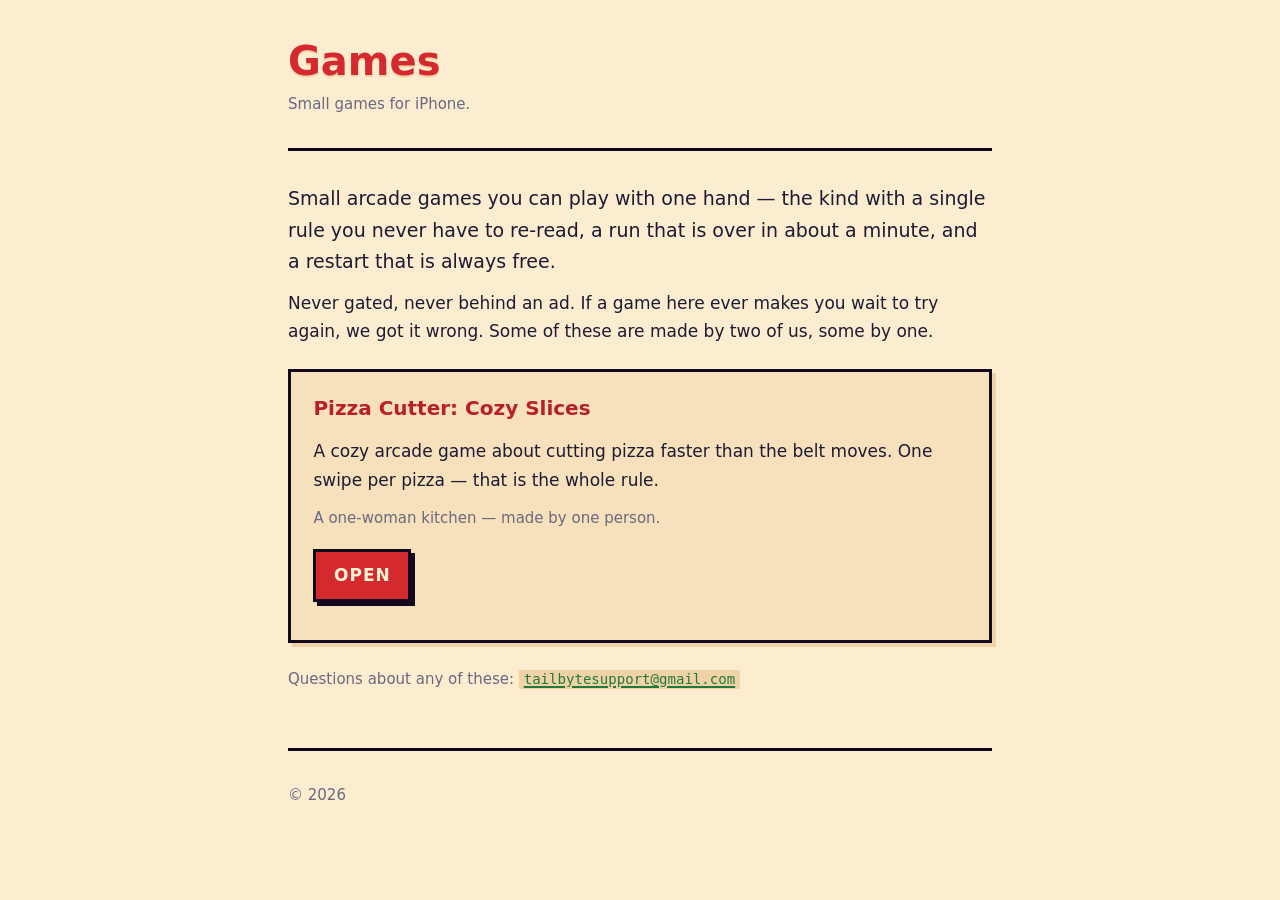
<file: index.html>
<!DOCTYPE html>
<html lang="en">
<head>
<meta charset="utf-8">
<meta name="viewport" content="width=device-width, initial-scale=1">
<title>Games</title>
<meta name="description" content="Small games for iPhone.">
<link rel="stylesheet" href="style.css">
</head>
<body>
<div class="wrap">

<header class="site">
  <h1>Games</h1>
  <p class="meta">Small games for iPhone.</p>
</header>

<p class="lede">Small arcade games you can play with one hand &mdash; the kind with a single rule you
never have to re-read, a run that is over in about a minute, and a restart that is always free.</p>

<p>Never gated, never behind an ad. If a game here ever makes you wait to try again, we got it
wrong. Some of these are made by two of us, some by one.</p>

<div class="card">
  <h2>Pizza Cutter: Cozy Slices</h2>
  <p>A cozy arcade game about cutting pizza faster than the belt moves. One swipe per pizza &mdash;
  that is the whole rule.</p>
  <p class="meta">A one-woman kitchen &mdash; made by one person.</p>
  <p><a class="cta" href="pizza-cutter/">Open</a></p>
</div>

<p class="meta">Questions about any of these:
<a class="email" href="mailto:tailbytesupport@gmail.com">tailbytesupport@gmail.com</a></p>

<footer class="site">
  <p>&copy; 2026</p>
</footer>

</div>
</body>
</html>
</file>
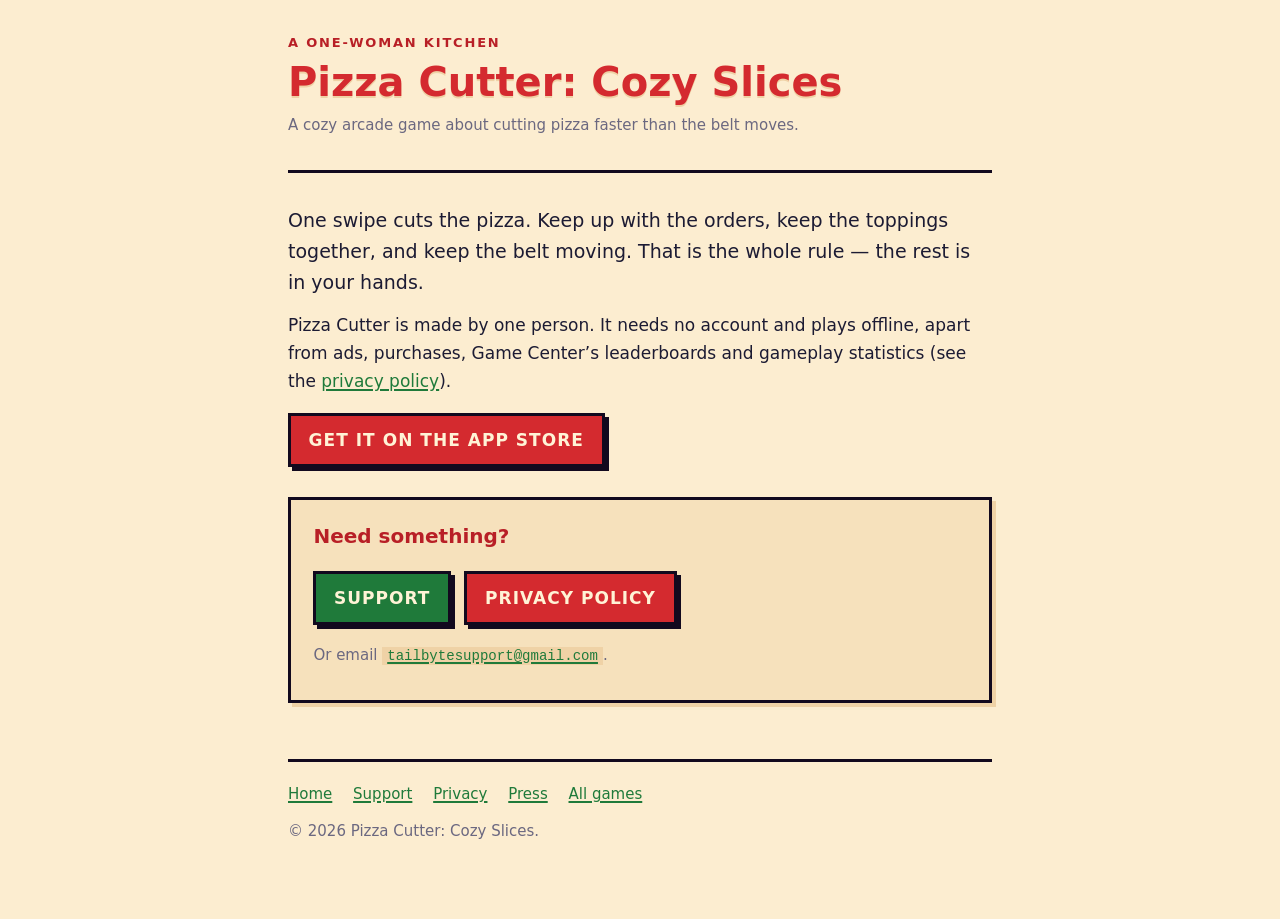
<file: pizza-cutter/index.html>
<!DOCTYPE html>
<html lang="en">
<head>
<meta charset="utf-8">
<meta name="viewport" content="width=device-width, initial-scale=1">
<title>Pizza Cutter: Cozy Slices</title>
<meta name="description" content="Pizza Cutter: Cozy Slices — a cozy arcade game about cutting pizza faster than the belt moves.">
<link rel="stylesheet" href="../style.css">
</head>
<body>
<div class="wrap">

<header class="site">
  <p class="eyebrow">A one-woman kitchen</p>
  <h1>Pizza Cutter: Cozy Slices</h1>
  <p class="meta">A cozy arcade game about cutting pizza faster than the belt moves.</p>
</header>

<p class="lede">One swipe cuts the pizza. Keep up with the orders, keep the toppings together,
and keep the belt moving. That is the whole rule &mdash; the rest is in your hands.</p>

<p>Pizza Cutter is made by one person. It needs no account and plays offline, apart from ads,
purchases, Game Center&rsquo;s leaderboards and gameplay statistics (see the
<a href="privacy.html">privacy policy</a>).</p>

<p><a class="cta" href="https://apps.apple.com/app/id6819419063">Get it on the App Store</a></p>

<div class="card">
  <h2>Need something?</h2>
  <p><a class="cta alt" href="support.html">Support</a>
     <a class="cta" href="privacy.html">Privacy policy</a></p>
  <p class="meta">Or email <a class="email" href="mailto:tailbytesupport@gmail.com">tailbytesupport@gmail.com</a>.</p>
</div>

<footer class="site">
  <nav>
    <a href="index.html">Home</a>
    <a href="support.html">Support</a>
    <a href="privacy.html">Privacy</a>
    <a href="press/">Press</a>
    <a href="../">All games</a>
  </nav>
  <p>&copy; 2026 Pizza Cutter: Cozy Slices.</p>
</footer>

</div>
</body>
</html>
</file>
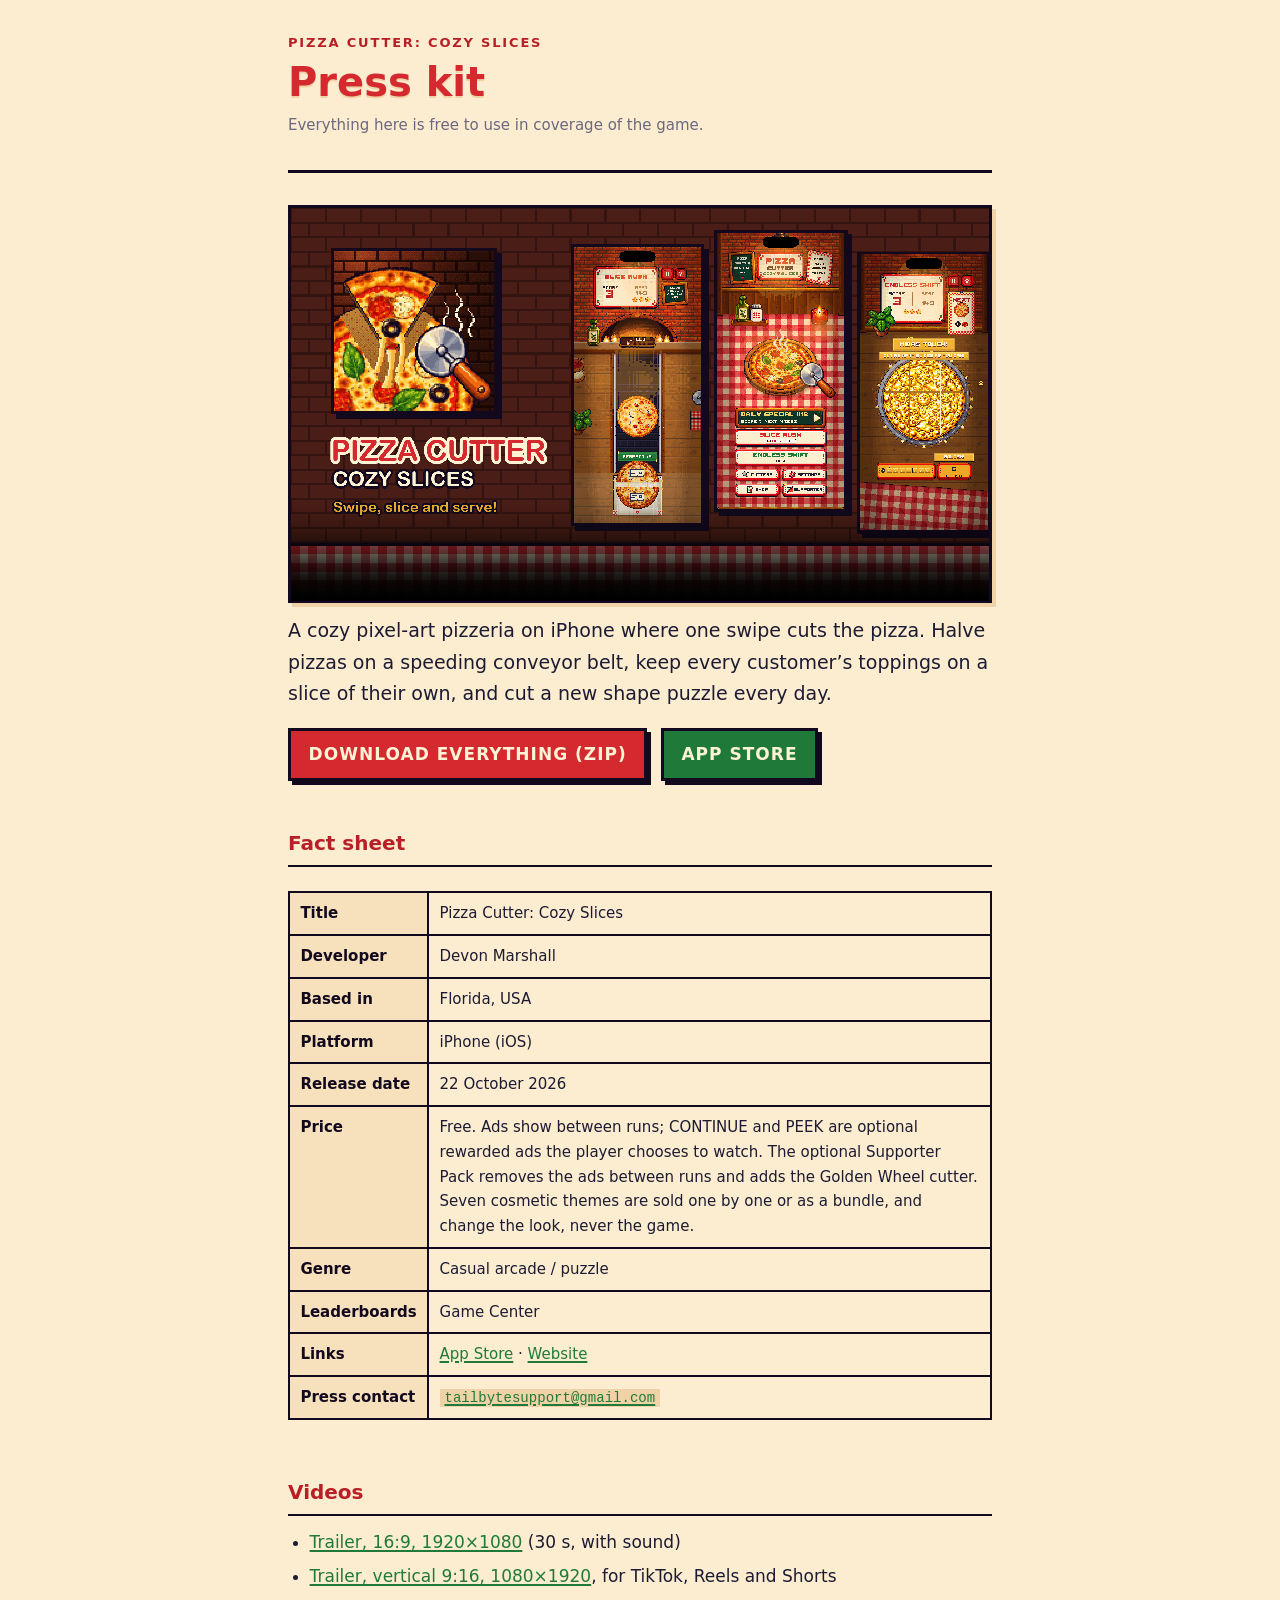
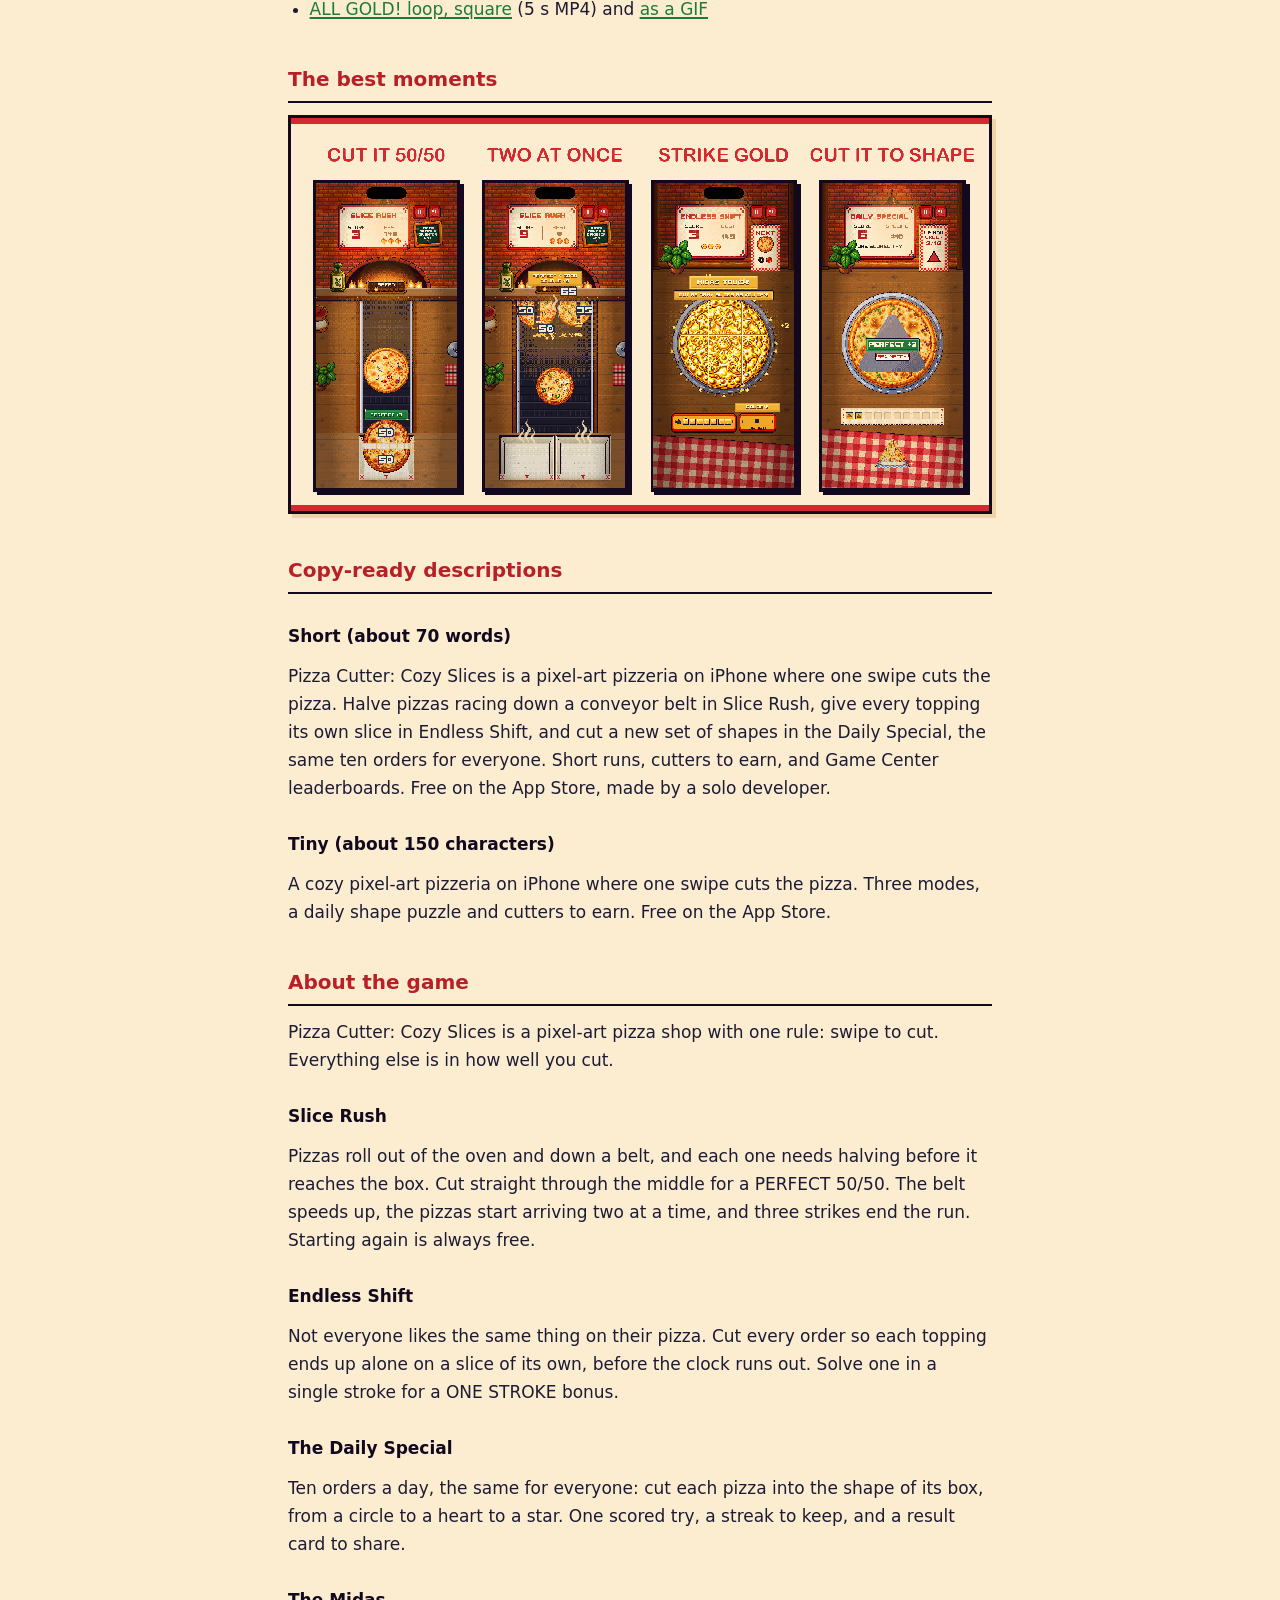
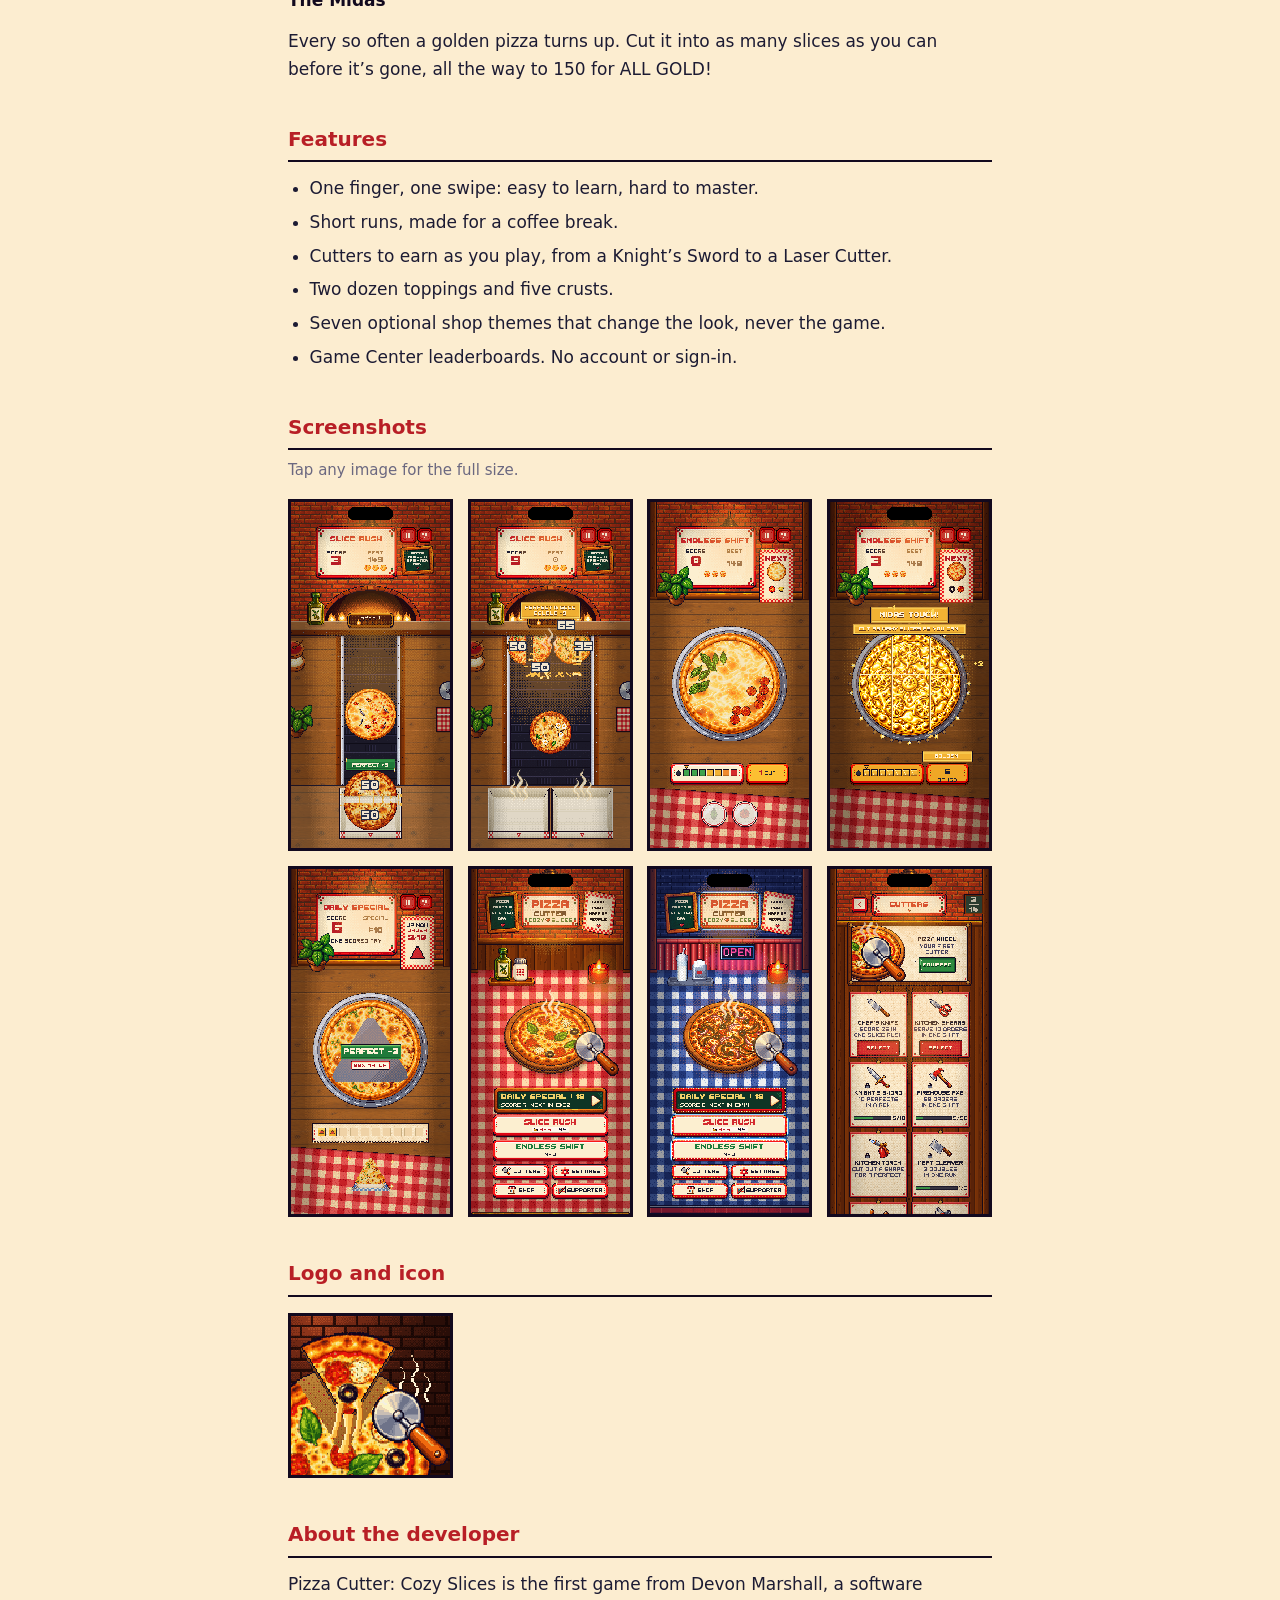
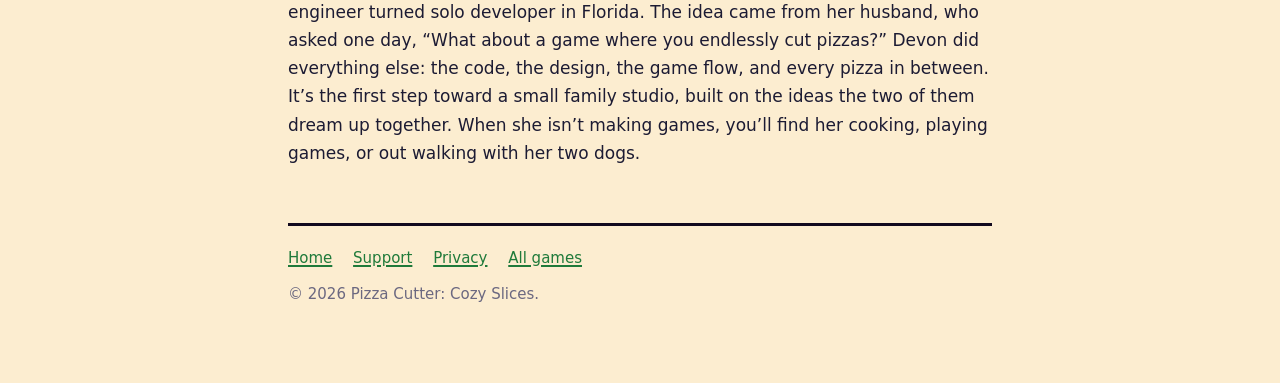
<file: pizza-cutter/press/index.html>
<!DOCTYPE html>
<html lang="en">
<head>
<meta charset="utf-8">
<meta name="viewport" content="width=device-width, initial-scale=1">
<title>Press kit &mdash; Pizza Cutter: Cozy Slices</title>
<meta name="description" content="Press kit for Pizza Cutter: Cozy Slices — facts, description, screenshots, key art and contact.">
<meta property="og:type" content="website">
<meta property="og:site_name" content="Pizza Cutter: Cozy Slices">
<meta property="og:title" content="Pizza Cutter: Cozy Slices &mdash; Press kit">
<meta property="og:description" content="A cozy pixel-art pizzeria on iPhone where one swipe cuts the pizza. Facts, screenshots, key art and contact.">
<meta property="og:url" content="https://devvy-m.github.io/pizza-cutter/press/">
<meta property="og:image" content="https://devvy-m.github.io/pizza-cutter/press/images/key-art-1920x1080.png">
<meta property="og:image:width" content="1920">
<meta property="og:image:height" content="1080">
<meta property="og:image:alt" content="Pizza Cutter: Cozy Slices key art: the app icon and the name beside three gameplay screenshots.">
<meta name="twitter:card" content="summary_large_image">
<link rel="stylesheet" href="../../style.css">
</head>
<body>
<div class="wrap">

<header class="site">
  <p class="eyebrow">Pizza Cutter: Cozy Slices</p>
  <h1>Press kit</h1>
  <p class="meta">Everything here is free to use in coverage of the game.</p>
</header>

<video class="shot-wide" src="video/pizza-cutter-trailer-1080p.mp4" poster="images/key-art-1920x1080.png"
  muted loop playsinline controls preload="metadata"
  aria-label="Pizza Cutter: Cozy Slices trailer: a PERFECT 50/50 cut, two pizzas at once, an Endless Shift order in one stroke, a pizza cut into a star, and a golden Midas pizza going ALL GOLD."></video>

<p class="lede">A cozy pixel-art pizzeria on iPhone where one swipe cuts the pizza. Halve pizzas on a
speeding conveyor belt, keep every customer&rsquo;s toppings on a slice of their own, and cut a new
shape puzzle every day.</p>

<p><a class="cta" href="pizza-cutter-press-kit.zip">Download everything (zip)</a>
   <a class="cta alt" href="https://apps.apple.com/app/id6819419063">App Store</a></p>

<h2>Fact sheet</h2>
<div class="table-scroll">
<table>
  <tr><th>Title</th><td>Pizza Cutter: Cozy Slices</td></tr>
  <tr><th>Developer</th><td>Devon Marshall</td></tr>
  <tr><th>Based in</th><td>Florida, USA</td></tr>
  <tr><th>Platform</th><td>iPhone (iOS)</td></tr>
  <tr><th>Release date</th><td>22 October 2026</td></tr>
  <tr><th>Price</th><td>Free. Ads show between runs; CONTINUE and PEEK are optional rewarded ads the player chooses to watch. The optional Supporter Pack removes the ads between runs and adds the Golden Wheel cutter. Seven cosmetic themes are sold one by one or as a bundle, and change the look, never the game.</td></tr>
  <tr><th>Genre</th><td>Casual arcade / puzzle</td></tr>
  <tr><th>Leaderboards</th><td>Game Center</td></tr>
  <tr><th>Links</th><td><a href="https://apps.apple.com/app/id6819419063">App Store</a> &middot;
    <a href="../">Website</a></td></tr>
  <tr><th>Press contact</th><td><a class="email" href="mailto:tailbytesupport@gmail.com">tailbytesupport@gmail.com</a></td></tr>
</table>
</div>

<h2>Videos</h2>
<ul>
  <li><a href="video/pizza-cutter-trailer-1080p.mp4">Trailer, 16:9, 1920&times;1080</a> (30 s, with sound)</li>
  <li><a href="video/pizza-cutter-vertical-1080x1920.mp4">Trailer, vertical 9:16, 1080&times;1920</a>, for TikTok, Reels and Shorts</li>
  <li><a href="video/pizza-cutter-all-gold-loop.mp4">ALL GOLD! loop, square</a> (5 s MP4) and
    <a href="video/pizza-cutter-all-gold.gif">as a GIF</a></li>
</ul>

<h2>The best moments</h2>
<p><a href="images/best-moments-1920x1080.png"><img class="shot-wide" src="images/best-moments-1920x1080.png"
  alt="Four gameplay moments: a pizza cut exactly 50/50, two pizzas cut at once, a golden Midas pizza, and a pizza cut into a triangle for the Daily Special."></a></p>

<h2>Copy-ready descriptions</h2>
<h3>Short (about 70 words)</h3>
<p>Pizza Cutter: Cozy Slices is a pixel-art pizzeria on iPhone where one swipe cuts the pizza. Halve
pizzas racing down a conveyor belt in Slice Rush, give every topping its own slice in Endless Shift,
and cut a new set of shapes in the Daily Special, the same ten orders for everyone. Short runs,
cutters to earn, and Game Center leaderboards. Free on the App Store, made by a solo developer.</p>
<h3>Tiny (about 150 characters)</h3>
<p>A cozy pixel-art pizzeria on iPhone where one swipe cuts the pizza. Three modes, a daily shape
puzzle and cutters to earn. Free on the App Store.</p>

<h2>About the game</h2>
<p>Pizza Cutter: Cozy Slices is a pixel-art pizza shop with one rule: swipe to cut. Everything else
is in how well you cut.</p>

<h3>Slice Rush</h3>
<p>Pizzas roll out of the oven and down a belt, and each one needs halving before it reaches the
box. Cut straight through the middle for a PERFECT 50/50. The belt speeds up, the pizzas start
arriving two at a time, and three strikes end the run. Starting again is always free.</p>

<h3>Endless Shift</h3>
<p>Not everyone likes the same thing on their pizza. Cut every order so each topping ends up alone
on a slice of its own, before the clock runs out. Solve one in a single stroke for a ONE STROKE
bonus.</p>

<h3>The Daily Special</h3>
<p>Ten orders a day, the same for everyone: cut each pizza into the shape of its box, from a circle
to a heart to a star. One scored try, a streak to keep, and a result card to share.</p>

<h3>The Midas</h3>
<p>Every so often a golden pizza turns up. Cut it into as many slices as you can before it&rsquo;s
gone, all the way to 150 for ALL GOLD!</p>

<h2>Features</h2>
<ul>
  <li>One finger, one swipe: easy to learn, hard to master.</li>
  <li>Short runs, made for a coffee break.</li>
  <li>Cutters to earn as you play, from a Knight&rsquo;s Sword to a Laser Cutter.</li>
  <li>Two dozen toppings and five crusts.</li>
  <li>Seven optional shop themes that change the look, never the game.</li>
  <li>Game Center leaderboards. No account or sign-in.</li>
</ul>

<h2>Screenshots</h2>
<p class="meta">Tap any image for the full size.</p>
<div class="gallery">
  <a href="images/slice-rush-perfect.png"><img src="images/slice-rush-perfect.png" alt="Slice Rush: a pizza cut 50/50 into its box."></a>
  <a href="images/slice-rush-doubles.png"><img src="images/slice-rush-doubles.png" alt="Slice Rush: two pizzas cut at once."></a>
  <a href="images/endless-shift.png"><img src="images/endless-shift.png" alt="Endless Shift: a topped pizza waiting to be cut."></a>
  <a href="images/endless-shift-midas.png"><img src="images/endless-shift-midas.png" alt="The Midas: a golden pizza cut into many slices."></a>
  <a href="images/daily-shapes.png"><img src="images/daily-shapes.png" alt="Daily Special: a pizza cut into a triangle."></a>
  <a href="images/home.png"><img src="images/home.png" alt="The pizzeria's home screen."></a>
  <a href="images/theme-night-diner.png"><img src="images/theme-night-diner.png" alt="The Night Diner theme."></a>
  <a href="images/cutters.png"><img src="images/cutters.png" alt="Cutters to earn."></a>
</div>

<h2>Logo and icon</h2>
<div class="gallery">
  <a href="images/icon-1024.png"><img src="images/icon-1024.png" alt="The app icon: a pizza cutter beside a pulled slice."></a>
</div>

<h2>About the developer</h2>
<p>Pizza Cutter: Cozy Slices is the first game from Devon Marshall, a software engineer turned solo
developer in Florida. The idea came from her husband, who asked one day, &ldquo;What about a game where
you endlessly cut pizzas?&rdquo; Devon did everything else: the code, the design, the game flow, and every
pizza in between. It&rsquo;s the first step toward a small family studio, built on the ideas the two of
them dream up together. When she isn&rsquo;t making games, you&rsquo;ll find her cooking, playing games,
or out walking with her two dogs.</p>

<footer class="site">
  <nav>
    <a href="../">Home</a>
    <a href="../support.html">Support</a>
    <a href="../privacy.html">Privacy</a>
    <a href="../../">All games</a>
  </nav>
  <p>&copy; 2026 Pizza Cutter: Cozy Slices.</p>
</footer>

</div>
</body>
</html>
</file>
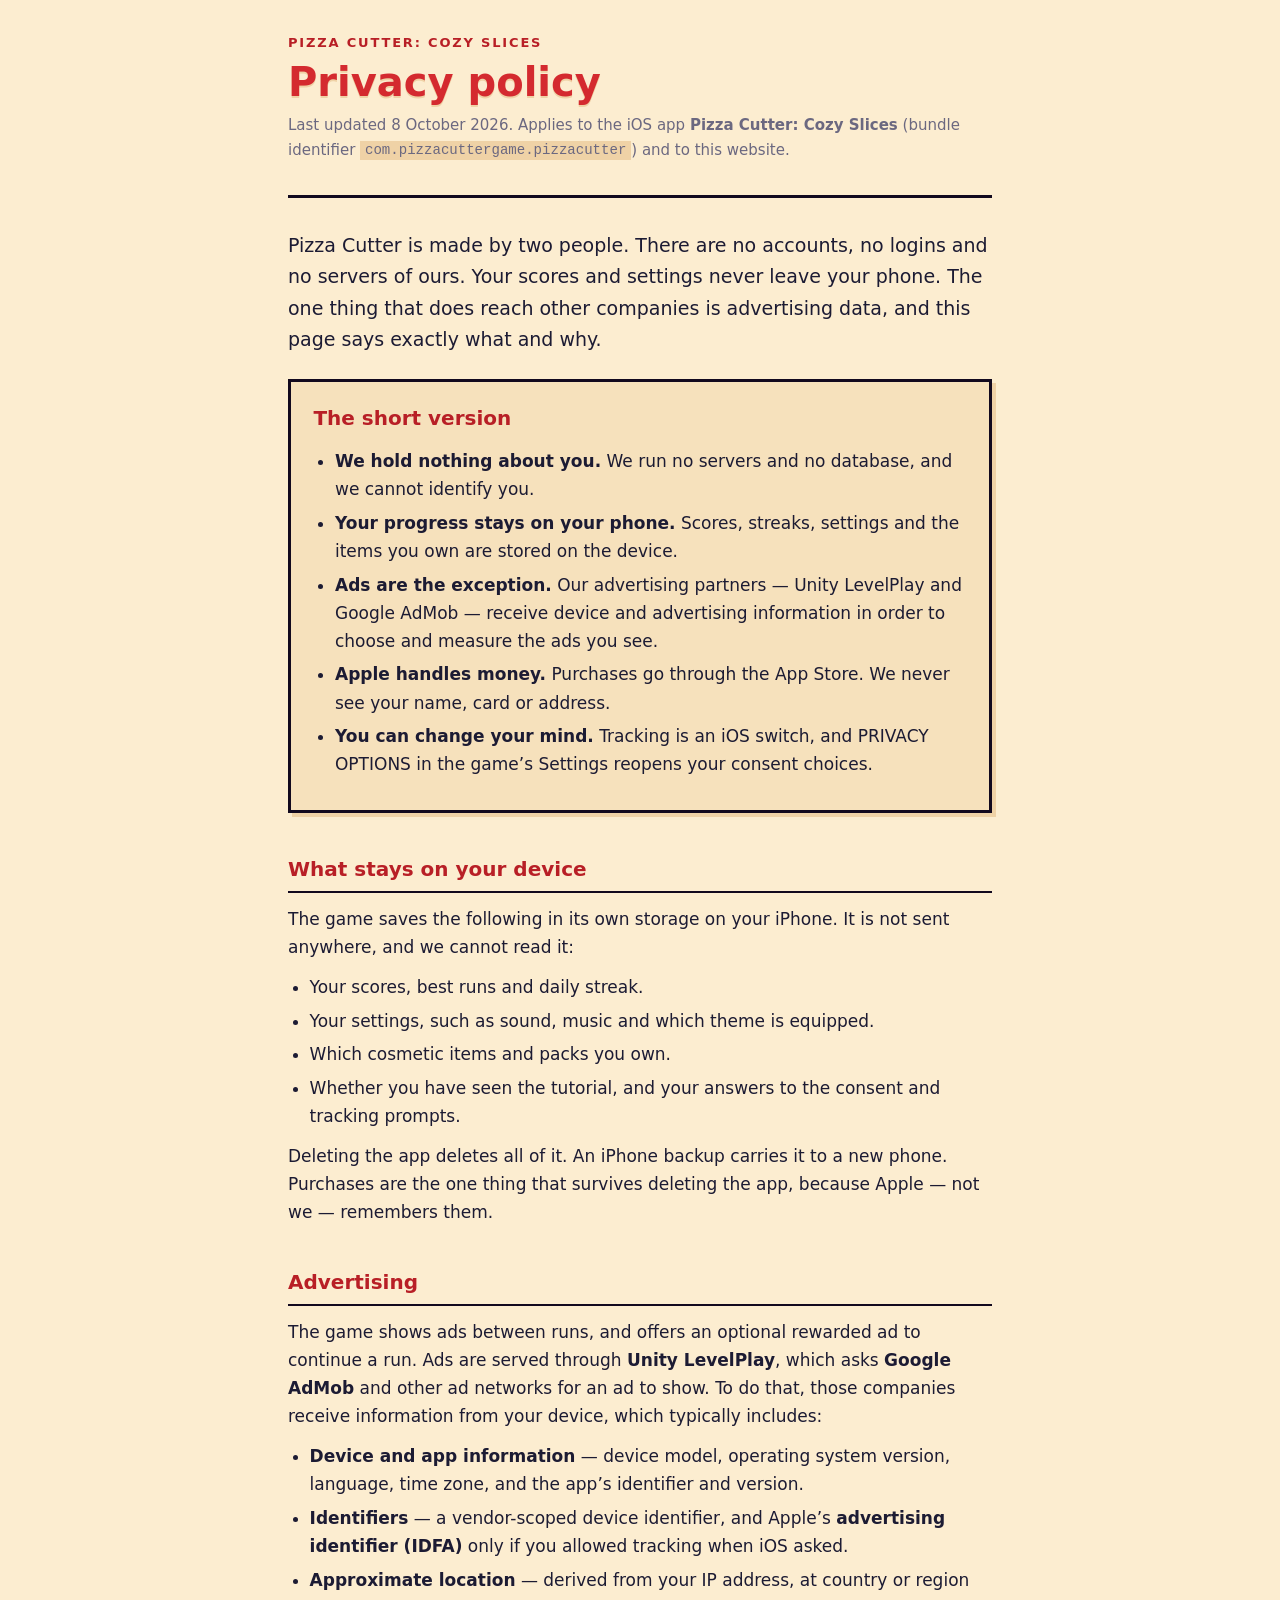
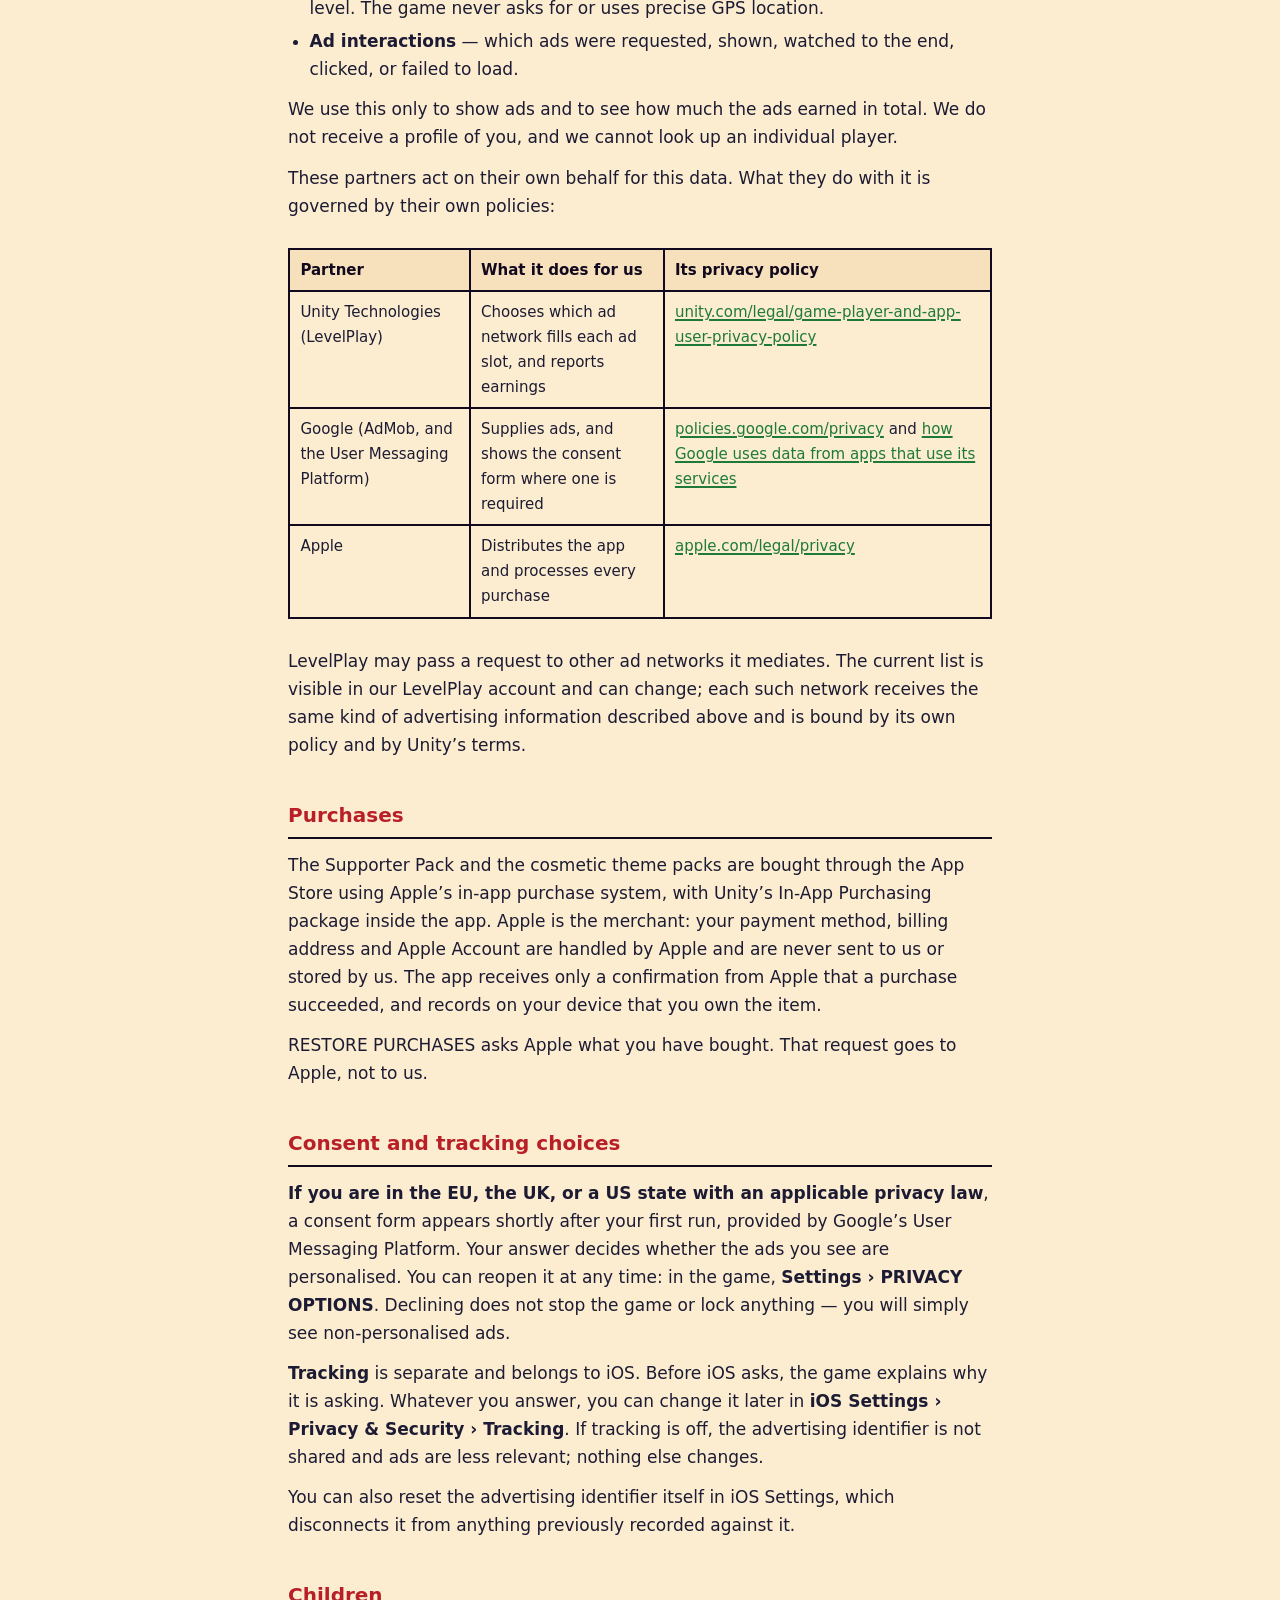
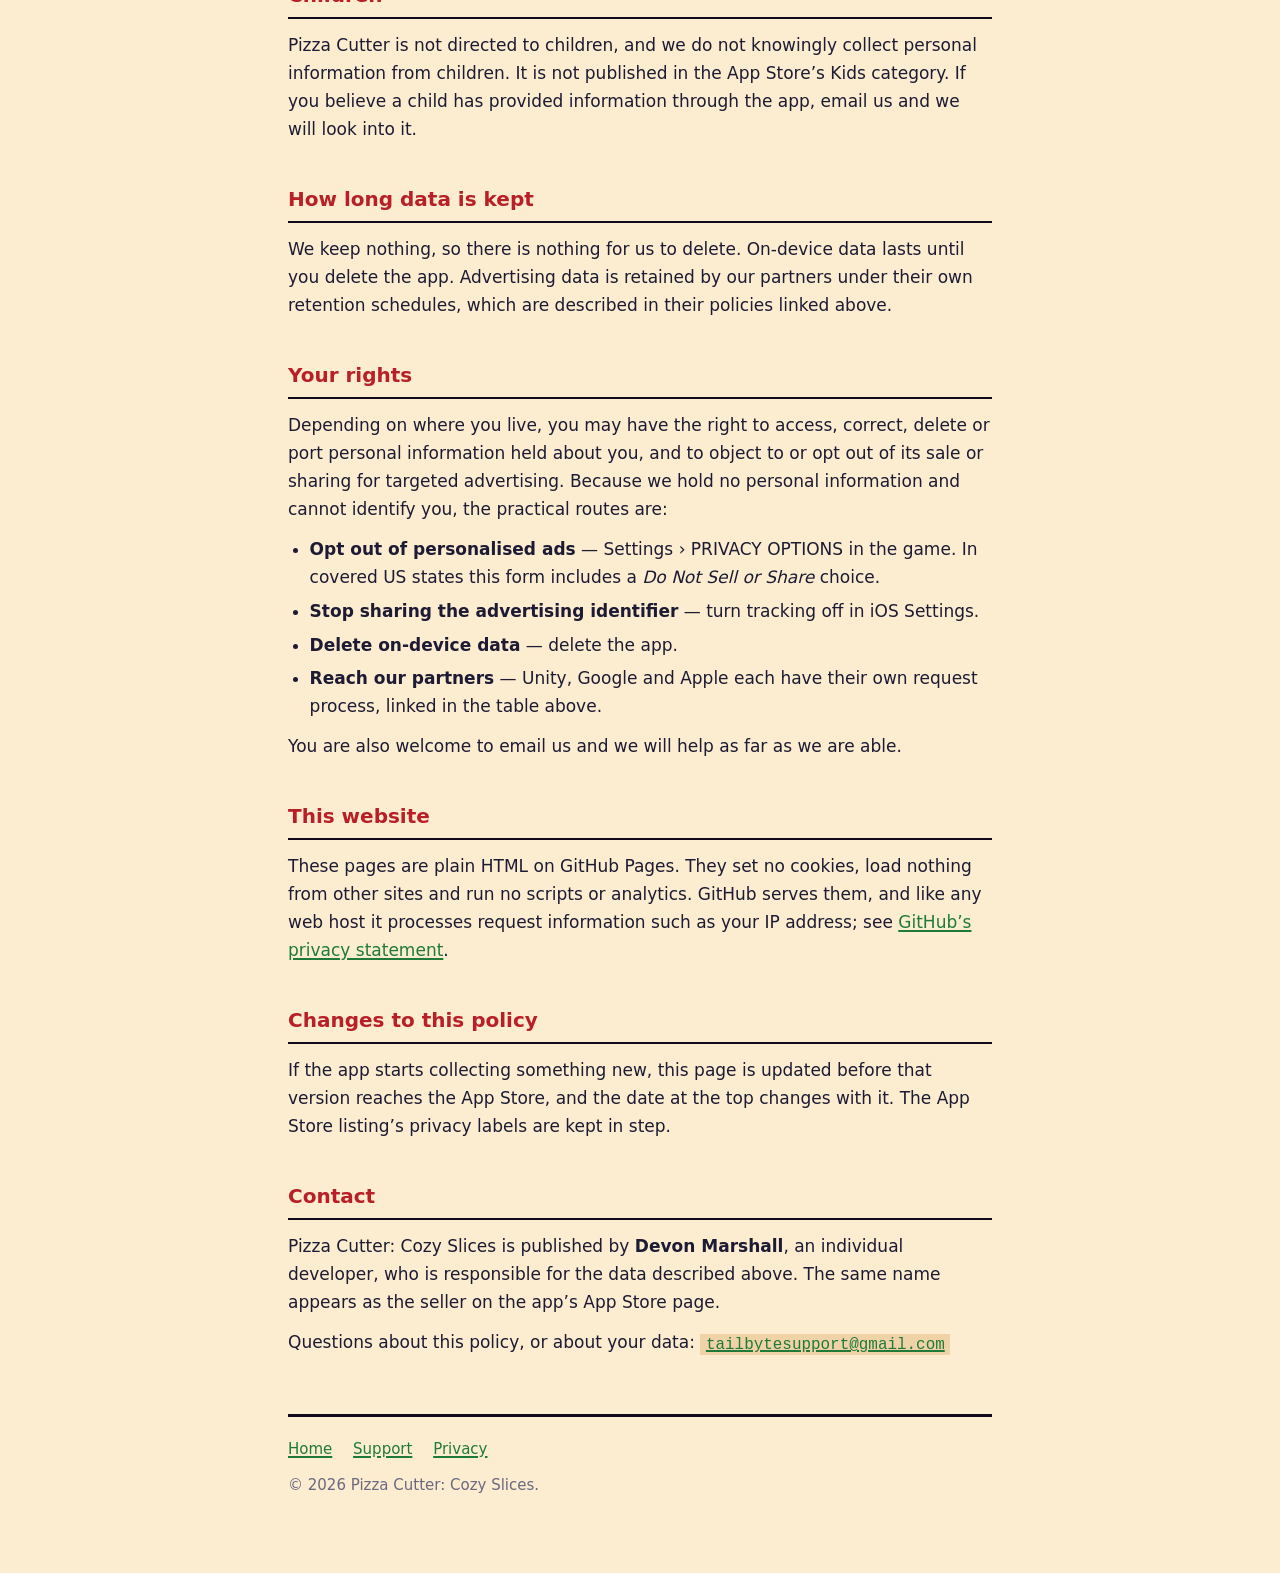
<file: privacy.html>
<!DOCTYPE html>
<html lang="en">
<head>
<meta charset="utf-8">
<meta name="viewport" content="width=device-width, initial-scale=1">
<title>Privacy policy &mdash; Pizza Cutter: Cozy Slices</title>
<meta name="description" content="Privacy policy for Pizza Cutter: Cozy Slices — what the game and its advertising partners collect, and how to change your choices.">
<link rel="stylesheet" href="style.css">
</head>
<body>
<div class="wrap">

<header class="site">
  <p class="eyebrow">Pizza Cutter: Cozy Slices</p>
  <h1>Privacy policy</h1>
  <p class="meta">Last updated 8 October 2026. Applies to the iOS app
  <strong>Pizza Cutter: Cozy Slices</strong> (bundle identifier
  <code>com.pizzacuttergame.pizzacutter</code>) and to this website.</p>
</header>

<p class="lede">Pizza Cutter is made by two people. There are no accounts, no
logins and no servers of ours. Your scores and settings never leave your phone. The one thing
that does reach other companies is advertising data, and this page says exactly what and why.</p>

<div class="card">
  <h2>The short version</h2>
  <ul>
    <li><strong>We hold nothing about you.</strong> We run no servers and no database, and we
        cannot identify you.</li>
    <li><strong>Your progress stays on your phone.</strong> Scores, streaks, settings and the
        items you own are stored on the device.</li>
    <li><strong>Ads are the exception.</strong> Our advertising partners &mdash; Unity LevelPlay
        and Google AdMob &mdash; receive device and advertising information in order to choose
        and measure the ads you see.</li>
    <li><strong>Apple handles money.</strong> Purchases go through the App Store. We never see
        your name, card or address.</li>
    <li><strong>You can change your mind.</strong> Tracking is an iOS switch, and
        PRIVACY OPTIONS in the game&rsquo;s Settings reopens your consent choices.</li>
  </ul>
</div>

<h2>What stays on your device</h2>
<p>The game saves the following in its own storage on your iPhone. It is not sent anywhere, and
we cannot read it:</p>
<ul>
  <li>Your scores, best runs and daily streak.</li>
  <li>Your settings, such as sound, music and which theme is equipped.</li>
  <li>Which cosmetic items and packs you own.</li>
  <li>Whether you have seen the tutorial, and your answers to the consent and tracking prompts.</li>
</ul>
<p>Deleting the app deletes all of it. An iPhone backup carries it to a new phone. Purchases are
the one thing that survives deleting the app, because Apple &mdash; not we &mdash; remembers them.</p>

<h2>Advertising</h2>
<p>The game shows ads between runs, and offers an optional rewarded ad to continue a run. Ads are
served through <strong>Unity LevelPlay</strong>, which asks <strong>Google AdMob</strong> and other
ad networks for an ad to show. To do that, those companies receive information from your device,
which typically includes:</p>
<ul>
  <li><strong>Device and app information</strong> &mdash; device model, operating system version,
      language, time zone, and the app&rsquo;s identifier and version.</li>
  <li><strong>Identifiers</strong> &mdash; a vendor-scoped device identifier, and
      Apple&rsquo;s <strong>advertising identifier (IDFA)</strong> only if you allowed tracking
      when iOS asked.</li>
  <li><strong>Approximate location</strong> &mdash; derived from your IP address, at country or
      region level. The game never asks for or uses precise GPS location.</li>
  <li><strong>Ad interactions</strong> &mdash; which ads were requested, shown, watched to the
      end, clicked, or failed to load.</li>
</ul>
<p>We use this only to show ads and to see how much the ads earned in total. We do not receive a
profile of you, and we cannot look up an individual player.</p>
<p>These partners act on their own behalf for this data. What they do with it is governed by
their own policies:</p>
<div class="table-scroll">
<table>
  <tr><th>Partner</th><th>What it does for us</th><th>Its privacy policy</th></tr>
  <tr>
    <td>Unity Technologies (LevelPlay)</td>
    <td>Chooses which ad network fills each ad slot, and reports earnings</td>
    <td><a href="https://unity.com/legal/game-player-and-app-user-privacy-policy">unity.com/legal/game-player-and-app-user-privacy-policy</a></td>
  </tr>
  <tr>
    <td>Google (AdMob, and the User Messaging Platform)</td>
    <td>Supplies ads, and shows the consent form where one is required</td>
    <td><a href="https://policies.google.com/privacy">policies.google.com/privacy</a> and
        <a href="https://policies.google.com/technologies/partner-sites">how Google uses data from apps that use its services</a></td>
  </tr>
  <tr>
    <td>Apple</td>
    <td>Distributes the app and processes every purchase</td>
    <td><a href="https://www.apple.com/legal/privacy/">apple.com/legal/privacy</a></td>
  </tr>
</table>
</div>
<p>LevelPlay may pass a request to other ad networks it mediates. The current list is visible in
our LevelPlay account and can change; each such network receives the same kind of advertising
information described above and is bound by its own policy and by Unity&rsquo;s terms.</p>

<h2>Purchases</h2>
<p>The Supporter Pack and the cosmetic theme packs are bought through the App Store using
Apple&rsquo;s in-app purchase system, with Unity&rsquo;s In-App Purchasing package inside the app.
Apple is the merchant: your payment method, billing address and Apple Account are handled by
Apple and are never sent to us or stored by us. The app receives only a confirmation from Apple
that a purchase succeeded, and records on your device that you own the item.</p>
<p>RESTORE PURCHASES asks Apple what you have bought. That request goes to Apple, not to us.</p>

<h2>Consent and tracking choices</h2>
<p><strong>If you are in the EU, the UK, or a US state with an applicable privacy law</strong>, a
consent form appears shortly after your first run, provided by Google&rsquo;s User Messaging
Platform. Your answer decides whether the ads you see are personalised. You can reopen it at any
time: in the game, <strong>Settings &rsaquo; PRIVACY OPTIONS</strong>. Declining does not stop
the game or lock anything &mdash; you will simply see non-personalised ads.</p>
<p><strong>Tracking</strong> is separate and belongs to iOS. Before iOS asks, the game explains
why it is asking. Whatever you answer, you can change it later in
<strong>iOS Settings &rsaquo; Privacy &amp; Security &rsaquo; Tracking</strong>. If tracking is
off, the advertising identifier is not shared and ads are less relevant; nothing else changes.</p>
<p>You can also reset the advertising identifier itself in iOS Settings, which disconnects it from
anything previously recorded against it.</p>

<h2>Children</h2>
<p>Pizza Cutter is not directed to children, and we do not knowingly collect personal information
from children. It is not published in the App Store&rsquo;s Kids category. If you believe a child
has provided information through the app, email us and we will look into it.</p>

<h2>How long data is kept</h2>
<p>We keep nothing, so there is nothing for us to delete. On-device data lasts until you delete
the app. Advertising data is retained by our partners under their own retention schedules, which
are described in their policies linked above.</p>

<h2>Your rights</h2>
<p>Depending on where you live, you may have the right to access, correct, delete or port
personal information held about you, and to object to or opt out of its sale or sharing for
targeted advertising. Because we hold no personal information and cannot identify you, the
practical routes are:</p>
<ul>
  <li><strong>Opt out of personalised ads</strong> &mdash; Settings &rsaquo; PRIVACY OPTIONS in
      the game. In covered US states this form includes a <em>Do Not Sell or Share</em> choice.</li>
  <li><strong>Stop sharing the advertising identifier</strong> &mdash; turn tracking off in iOS
      Settings.</li>
  <li><strong>Delete on-device data</strong> &mdash; delete the app.</li>
  <li><strong>Reach our partners</strong> &mdash; Unity, Google and Apple each have their own
      request process, linked in the table above.</li>
</ul>
<p>You are also welcome to email us and we will help as far as we are able.</p>

<h2>This website</h2>
<p>These pages are plain HTML on GitHub Pages. They set no cookies, load nothing from other sites
and run no scripts or analytics. GitHub serves them, and like any web host it processes request
information such as your IP address; see
<a href="https://docs.github.com/en/site-policy/privacy-policies/github-general-privacy-statement">GitHub&rsquo;s privacy statement</a>.</p>

<h2>Changes to this policy</h2>
<p>If the app starts collecting something new, this page is updated before that version reaches
the App Store, and the date at the top changes with it. The App Store listing&rsquo;s privacy
labels are kept in step.</p>

<h2>Contact</h2>
<p>Pizza Cutter: Cozy Slices is published by <strong>Devon Marshall</strong>, an individual
developer, who is responsible for the data described above. The same name appears as the seller
on the app&rsquo;s App Store page.</p>
<p>Questions about this policy, or about your data:
<a class="email" href="mailto:tailbytesupport@gmail.com">tailbytesupport@gmail.com</a></p>

<footer class="site">
  <nav>
    <a href="index.html">Home</a>
    <a href="support.html">Support</a>
    <a href="privacy.html">Privacy</a>
  </nav>
  <p>&copy; 2026 Pizza Cutter: Cozy Slices.</p>
</footer>

</div>
</body>
</html>
</file>
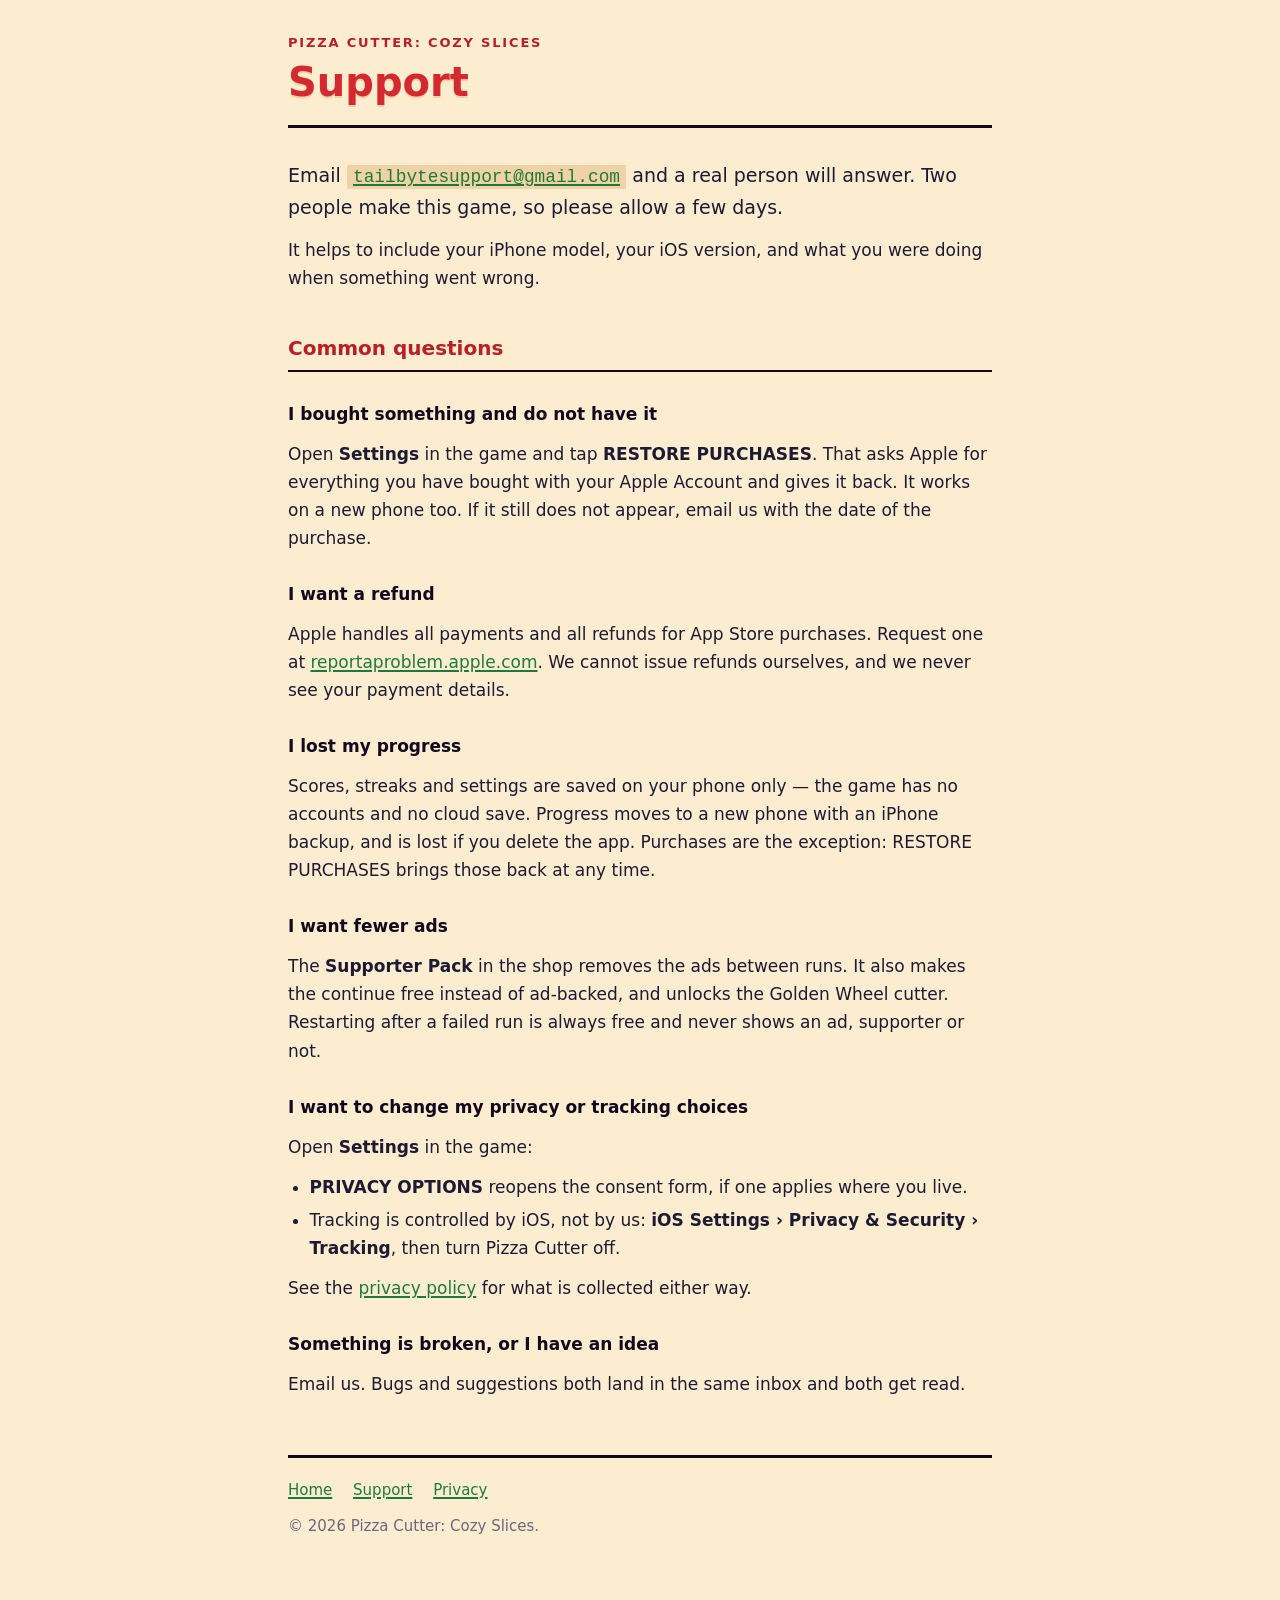
<file: support.html>
<!DOCTYPE html>
<html lang="en">
<head>
<meta charset="utf-8">
<meta name="viewport" content="width=device-width, initial-scale=1">
<title>Support &mdash; Pizza Cutter: Cozy Slices</title>
<meta name="description" content="Support for Pizza Cutter: Cozy Slices — contact, purchases, restoring purchases and privacy choices.">
<link rel="stylesheet" href="style.css">
</head>
<body>
<div class="wrap">

<header class="site">
  <p class="eyebrow">Pizza Cutter: Cozy Slices</p>
  <h1>Support</h1>
</header>

<p class="lede">Email <a class="email" href="mailto:tailbytesupport@gmail.com">tailbytesupport@gmail.com</a>
and a real person will answer. Two people make this game, so please allow a few days.</p>

<p>It helps to include your iPhone model, your iOS version, and what you were doing when
something went wrong.</p>

<h2>Common questions</h2>

<h3>I bought something and do not have it</h3>
<p>Open <strong>Settings</strong> in the game and tap <strong>RESTORE PURCHASES</strong>. That asks
Apple for everything you have bought with your Apple Account and gives it back. It works on a new
phone too. If it still does not appear, email us with the date of the purchase.</p>

<h3>I want a refund</h3>
<p>Apple handles all payments and all refunds for App Store purchases. Request one at
<a href="https://reportaproblem.apple.com">reportaproblem.apple.com</a>. We cannot issue refunds
ourselves, and we never see your payment details.</p>

<h3>I lost my progress</h3>
<p>Scores, streaks and settings are saved on your phone only &mdash; the game has no accounts and
no cloud save. Progress moves to a new phone with an iPhone backup, and is lost if you delete the
app. Purchases are the exception: RESTORE PURCHASES brings those back at any time.</p>

<h3>I want fewer ads</h3>
<p>The <strong>Supporter Pack</strong> in the shop removes the ads between runs. It also makes the
continue free instead of ad-backed, and unlocks the Golden Wheel cutter. Restarting after a failed
run is always free and never shows an ad, supporter or not.</p>

<h3>I want to change my privacy or tracking choices</h3>
<p>Open <strong>Settings</strong> in the game:</p>
<ul>
  <li><strong>PRIVACY OPTIONS</strong> reopens the consent form, if one applies where you live.</li>
  <li>Tracking is controlled by iOS, not by us: <strong>iOS Settings &rsaquo; Privacy &amp;
      Security &rsaquo; Tracking</strong>, then turn Pizza Cutter off.</li>
</ul>
<p>See the <a href="privacy.html">privacy policy</a> for what is collected either way.</p>

<h3>Something is broken, or I have an idea</h3>
<p>Email us. Bugs and suggestions both land in the same inbox and both get read.</p>

<footer class="site">
  <nav>
    <a href="index.html">Home</a>
    <a href="support.html">Support</a>
    <a href="privacy.html">Privacy</a>
  </nav>
  <p>&copy; 2026 Pizza Cutter: Cozy Slices.</p>
</footer>

</div>
</body>
</html>
</file>
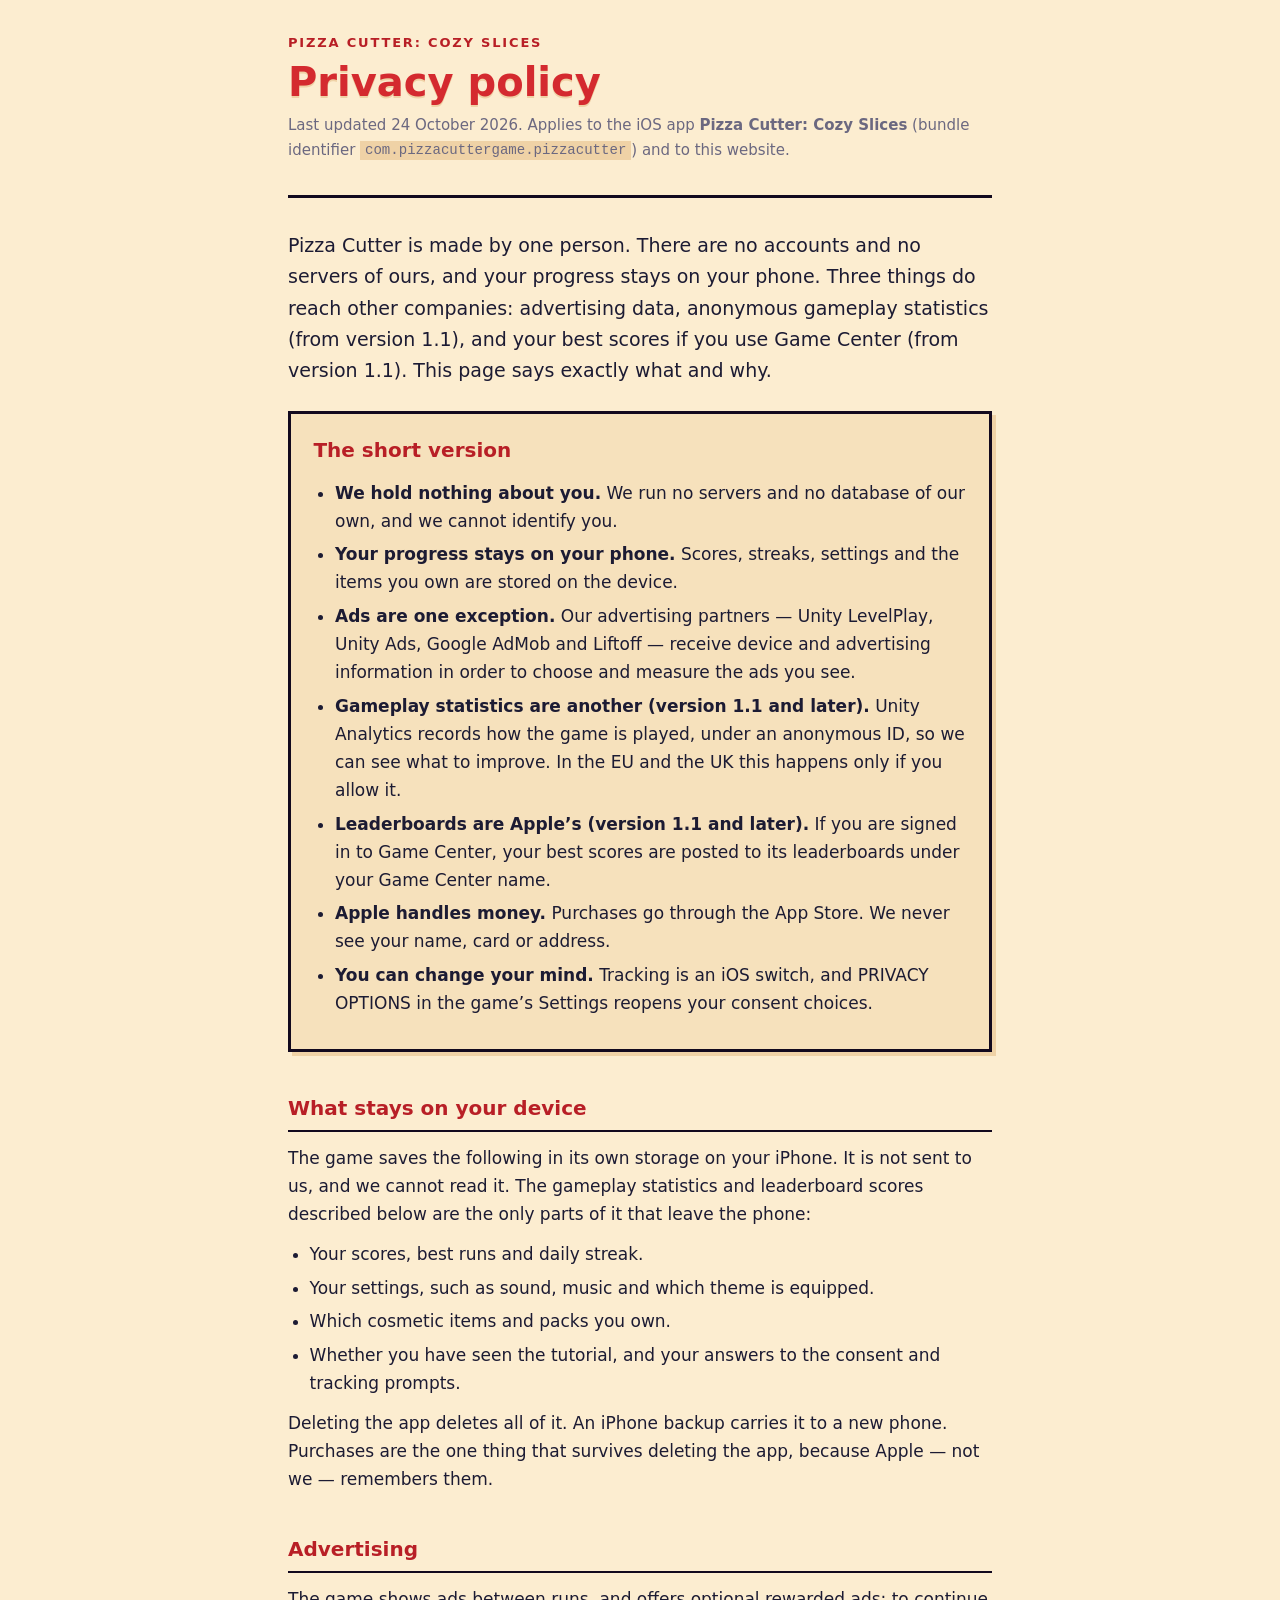
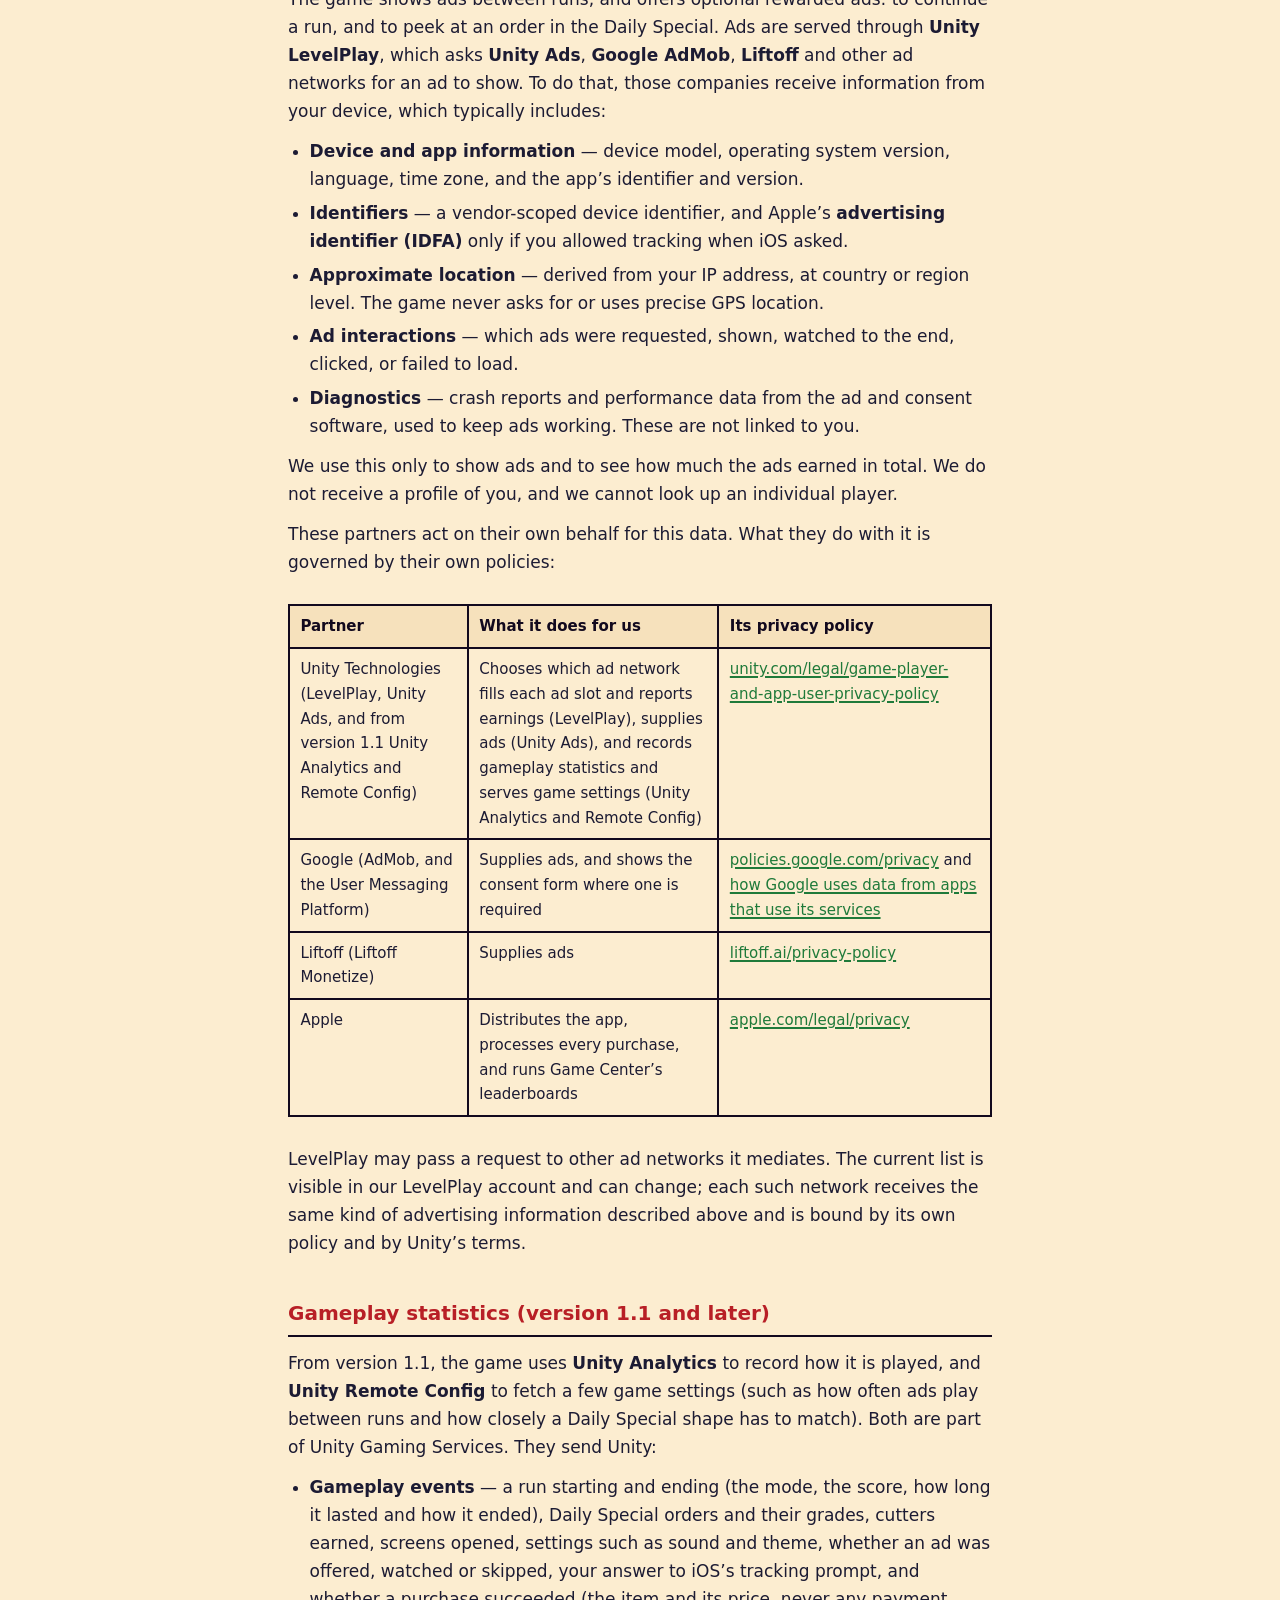
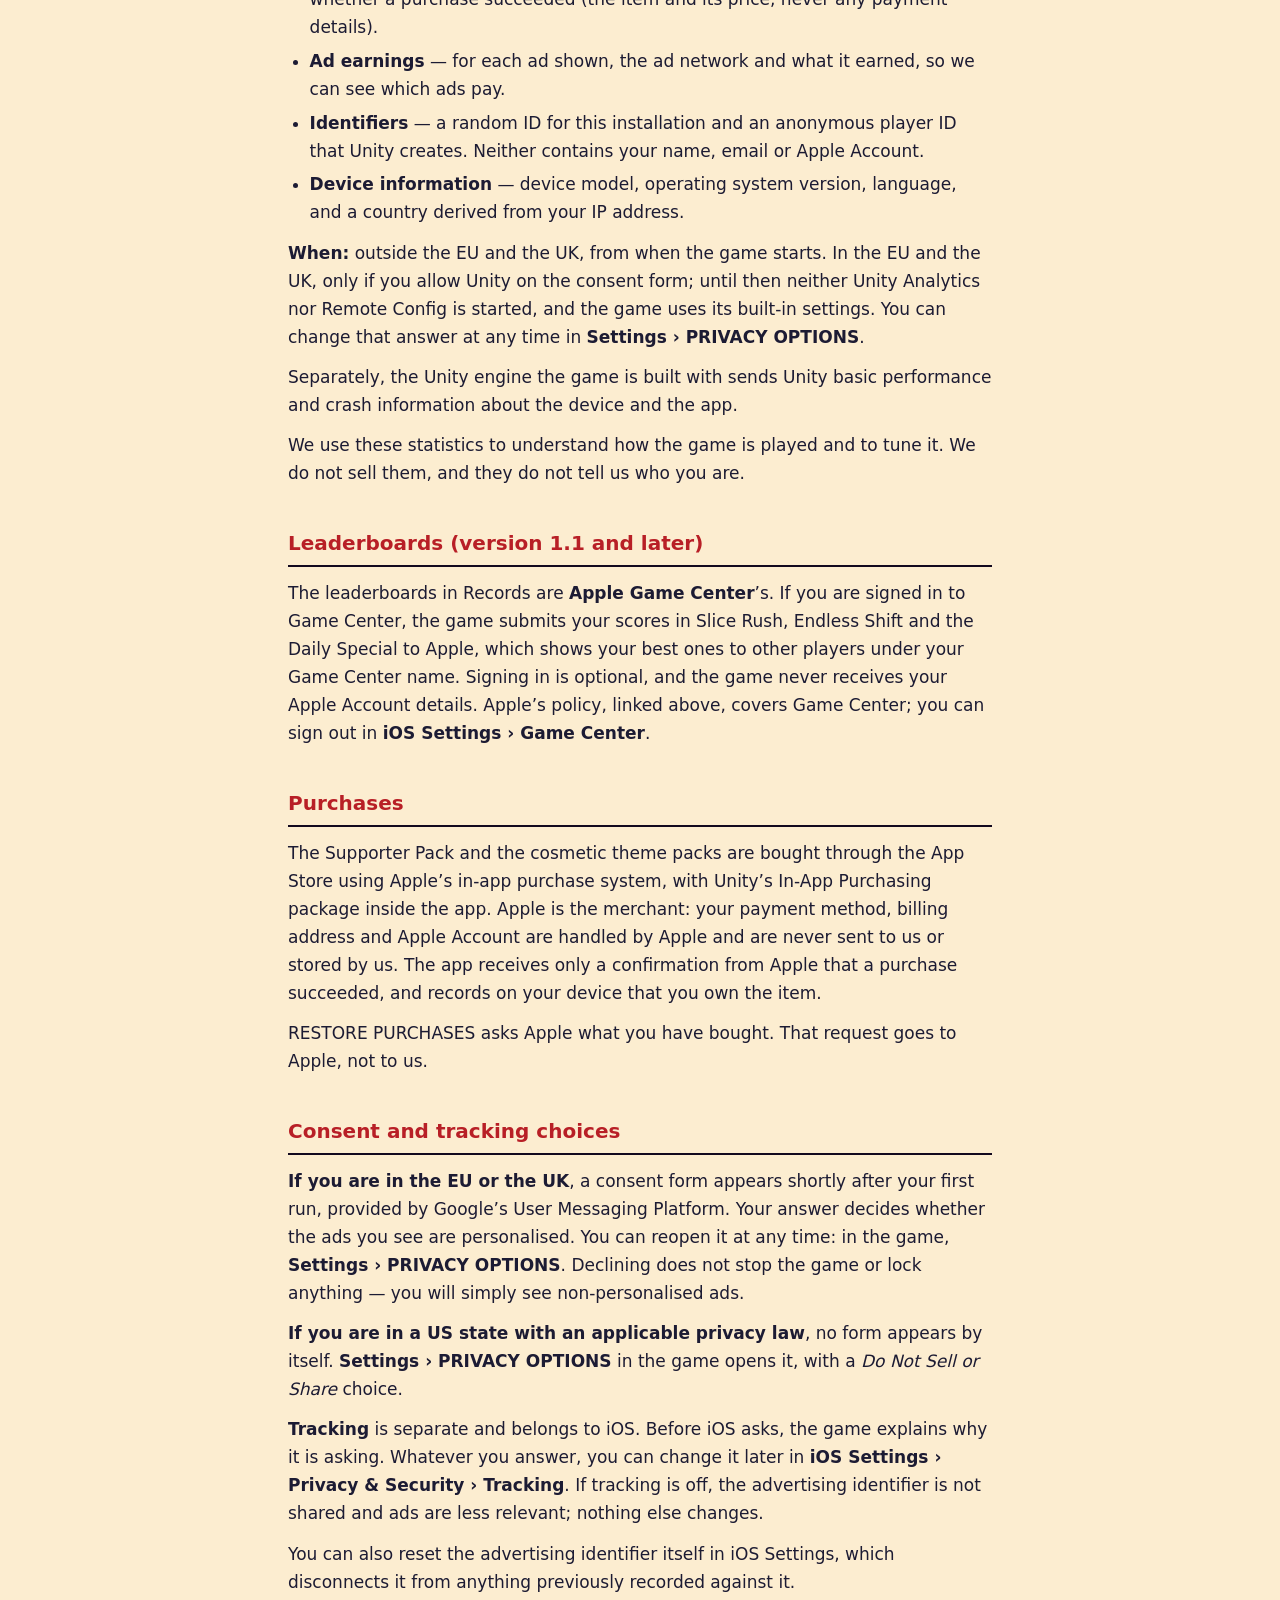
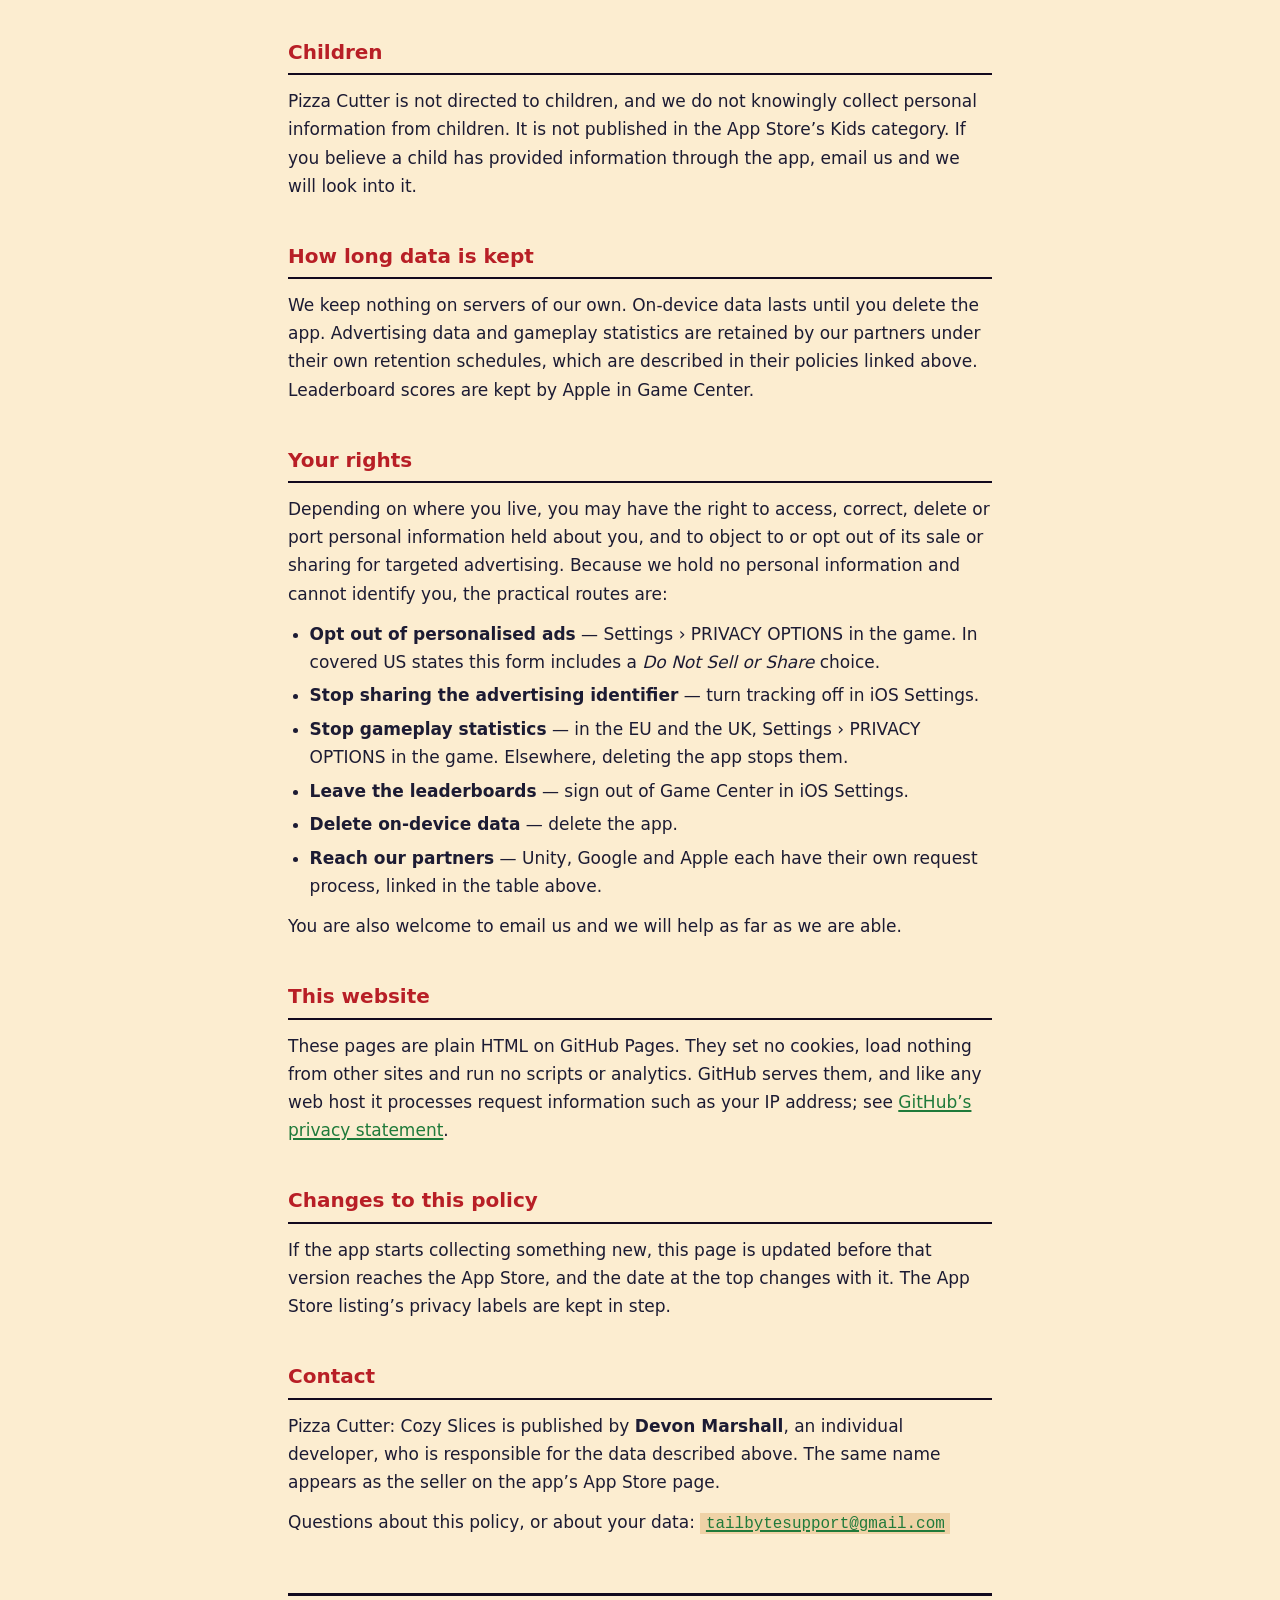
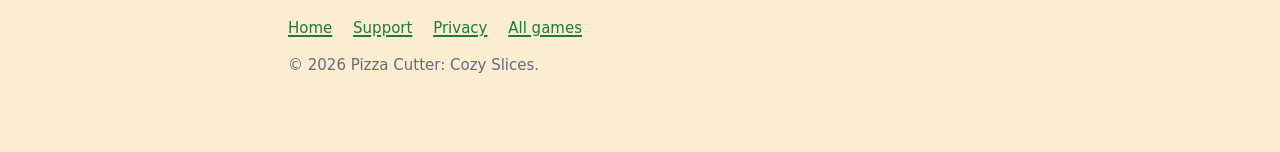
<file: pizza-cutter/privacy.html>
<!DOCTYPE html>
<html lang="en">
<head>
<meta charset="utf-8">
<meta name="viewport" content="width=device-width, initial-scale=1">
<title>Privacy policy &mdash; Pizza Cutter: Cozy Slices</title>
<meta name="description" content="Privacy policy for Pizza Cutter: Cozy Slices — what the game and its advertising partners collect, and how to change your choices.">
<link rel="stylesheet" href="../style.css">
</head>
<body>
<div class="wrap">

<header class="site">
  <p class="eyebrow">Pizza Cutter: Cozy Slices</p>
  <h1>Privacy policy</h1>
  <p class="meta">Last updated 24 October 2026. Applies to the iOS app
  <strong>Pizza Cutter: Cozy Slices</strong> (bundle identifier
  <code>com.pizzacuttergame.pizzacutter</code>) and to this website.</p>
</header>

<p class="lede">Pizza Cutter is made by one person. There are no accounts and no servers of
ours, and your progress stays on your phone. Three things do reach other companies: advertising
data, anonymous gameplay statistics (from version 1.1), and your best scores if you use Game Center
(from version 1.1). This page says exactly what and why.</p>

<div class="card">
  <h2>The short version</h2>
  <ul>
    <li><strong>We hold nothing about you.</strong> We run no servers and no database of our own,
        and we cannot identify you.</li>
    <li><strong>Your progress stays on your phone.</strong> Scores, streaks, settings and the
        items you own are stored on the device.</li>
    <li><strong>Ads are one exception.</strong> Our advertising partners &mdash; Unity LevelPlay,
        Unity Ads, Google AdMob and Liftoff &mdash; receive device and advertising information in order to choose
        and measure the ads you see.</li>
    <li><strong>Gameplay statistics are another (version 1.1 and later).</strong> Unity Analytics
        records how the game is played, under an anonymous ID, so we can see what to improve. In the
        EU and the UK this happens only if you allow it.</li>
    <li><strong>Leaderboards are Apple&rsquo;s (version 1.1 and later).</strong> If you are signed in to
        Game Center, your best scores are posted to its leaderboards under your Game Center name.</li>
    <li><strong>Apple handles money.</strong> Purchases go through the App Store. We never see
        your name, card or address.</li>
    <li><strong>You can change your mind.</strong> Tracking is an iOS switch, and
        PRIVACY OPTIONS in the game&rsquo;s Settings reopens your consent choices.</li>
  </ul>
</div>

<h2>What stays on your device</h2>
<p>The game saves the following in its own storage on your iPhone. It is not sent to us, and we
cannot read it. The gameplay statistics and leaderboard scores described below are the only parts
of it that leave the phone:</p>
<ul>
  <li>Your scores, best runs and daily streak.</li>
  <li>Your settings, such as sound, music and which theme is equipped.</li>
  <li>Which cosmetic items and packs you own.</li>
  <li>Whether you have seen the tutorial, and your answers to the consent and tracking prompts.</li>
</ul>
<p>Deleting the app deletes all of it. An iPhone backup carries it to a new phone. Purchases are
the one thing that survives deleting the app, because Apple &mdash; not we &mdash; remembers them.</p>

<h2>Advertising</h2>
<p>The game shows ads between runs, and offers optional rewarded ads: to continue a run, and to peek
at an order in the Daily Special. Ads are
served through <strong>Unity LevelPlay</strong>, which asks <strong>Unity Ads</strong>, <strong>Google AdMob</strong>, <strong>Liftoff</strong> and other
ad networks for an ad to show. To do that, those companies receive information from your device,
which typically includes:</p>
<ul>
  <li><strong>Device and app information</strong> &mdash; device model, operating system version,
      language, time zone, and the app&rsquo;s identifier and version.</li>
  <li><strong>Identifiers</strong> &mdash; a vendor-scoped device identifier, and
      Apple&rsquo;s <strong>advertising identifier (IDFA)</strong> only if you allowed tracking
      when iOS asked.</li>
  <li><strong>Approximate location</strong> &mdash; derived from your IP address, at country or
      region level. The game never asks for or uses precise GPS location.</li>
  <li><strong>Ad interactions</strong> &mdash; which ads were requested, shown, watched to the
      end, clicked, or failed to load.</li>
  <li><strong>Diagnostics</strong> &mdash; crash reports and performance data from the ad and
      consent software, used to keep ads working. These are not linked to you.</li>
</ul>
<p>We use this only to show ads and to see how much the ads earned in total. We do not receive a
profile of you, and we cannot look up an individual player.</p>
<p>These partners act on their own behalf for this data. What they do with it is governed by
their own policies:</p>
<div class="table-scroll">
<table>
  <tr><th>Partner</th><th>What it does for us</th><th>Its privacy policy</th></tr>
  <tr>
    <td>Unity Technologies (LevelPlay, Unity Ads, and from version 1.1 Unity Analytics and Remote Config)</td>
    <td>Chooses which ad network fills each ad slot and reports earnings (LevelPlay), supplies ads (Unity Ads), and records gameplay statistics and serves game settings (Unity Analytics and Remote Config)</td>
    <td><a href="https://unity.com/legal/game-player-and-app-user-privacy-policy">unity.com/legal/game-player-and-app-user-privacy-policy</a></td>
  </tr>
  <tr>
    <td>Google (AdMob, and the User Messaging Platform)</td>
    <td>Supplies ads, and shows the consent form where one is required</td>
    <td><a href="https://policies.google.com/privacy">policies.google.com/privacy</a> and
        <a href="https://policies.google.com/technologies/partner-sites">how Google uses data from apps that use its services</a></td>
  </tr>
  <tr>
    <td>Liftoff (Liftoff Monetize)</td>
    <td>Supplies ads</td>
    <td><a href="https://liftoff.ai/privacy-policy/">liftoff.ai/privacy-policy</a></td>
  </tr>
  <tr>
    <td>Apple</td>
    <td>Distributes the app, processes every purchase, and runs Game Center&rsquo;s leaderboards</td>
    <td><a href="https://www.apple.com/legal/privacy/">apple.com/legal/privacy</a></td>
  </tr>
</table>
</div>
<p>LevelPlay may pass a request to other ad networks it mediates. The current list is visible in
our LevelPlay account and can change; each such network receives the same kind of advertising
information described above and is bound by its own policy and by Unity&rsquo;s terms.</p>

<h2>Gameplay statistics (version 1.1 and later)</h2>
<p>From version 1.1, the game uses <strong>Unity Analytics</strong> to record how it is played,
and <strong>Unity Remote Config</strong> to fetch a few game settings (such as how often ads play
between runs and how closely a Daily Special shape has to match). Both are part of Unity Gaming
Services. They send Unity:</p>
<ul>
  <li><strong>Gameplay events</strong> &mdash; a run starting and ending (the mode, the score, how
      long it lasted and how it ended), Daily Special orders and their grades, cutters earned,
      screens opened, settings such as sound and theme, whether an ad was offered, watched or
      skipped, your answer to iOS&rsquo;s tracking prompt, and whether a purchase succeeded (the
      item and its price, never any payment details).</li>
  <li><strong>Ad earnings</strong> &mdash; for each ad shown, the ad network and what it earned,
      so we can see which ads pay.</li>
  <li><strong>Identifiers</strong> &mdash; a random ID for this installation and an anonymous player
      ID that Unity creates. Neither contains your name, email or Apple Account.</li>
  <li><strong>Device information</strong> &mdash; device model, operating system version, language,
      and a country derived from your IP address.</li>
</ul>
<p><strong>When:</strong> outside the EU and the UK, from when the game starts. In the EU and the
UK, only if you allow Unity on the consent form; until then neither Unity Analytics nor Remote
Config is started, and the game uses its built-in settings. You can change that answer at any time in
<strong>Settings &rsaquo; PRIVACY OPTIONS</strong>.</p>
<p>Separately, the Unity engine the game is built with sends Unity basic performance and crash
information about the device and the app.</p>
<p>We use these statistics to understand how the game is played and to tune it. We do not sell
them, and they do not tell us who you are.</p>

<h2>Leaderboards (version 1.1 and later)</h2>
<p>The leaderboards in Records are <strong>Apple Game Center</strong>&rsquo;s. If you are signed in
to Game Center, the game submits your scores in Slice Rush, Endless Shift and the Daily Special to
Apple, which shows your best ones to other players under your Game Center name. Signing in is
optional, and the game never receives your Apple Account details. Apple&rsquo;s policy, linked
above, covers Game Center; you can sign out in <strong>iOS Settings &rsaquo; Game Center</strong>.</p>

<h2>Purchases</h2>
<p>The Supporter Pack and the cosmetic theme packs are bought through the App Store using
Apple&rsquo;s in-app purchase system, with Unity&rsquo;s In-App Purchasing package inside the app.
Apple is the merchant: your payment method, billing address and Apple Account are handled by
Apple and are never sent to us or stored by us. The app receives only a confirmation from Apple
that a purchase succeeded, and records on your device that you own the item.</p>
<p>RESTORE PURCHASES asks Apple what you have bought. That request goes to Apple, not to us.</p>

<h2>Consent and tracking choices</h2>
<p><strong>If you are in the EU or the UK</strong>, a consent form appears shortly after your
first run, provided by Google&rsquo;s User Messaging Platform. Your answer decides whether the ads
you see are personalised. You can reopen it at any time: in the game,
<strong>Settings &rsaquo; PRIVACY OPTIONS</strong>. Declining does not stop the game or lock
anything &mdash; you will simply see non-personalised ads.</p>
<p><strong>If you are in a US state with an applicable privacy law</strong>, no form appears by
itself. <strong>Settings &rsaquo; PRIVACY OPTIONS</strong> in the game opens it, with a
<em>Do Not Sell or Share</em> choice.</p>
<p><strong>Tracking</strong> is separate and belongs to iOS. Before iOS asks, the game explains
why it is asking. Whatever you answer, you can change it later in
<strong>iOS Settings &rsaquo; Privacy &amp; Security &rsaquo; Tracking</strong>. If tracking is
off, the advertising identifier is not shared and ads are less relevant; nothing else changes.</p>
<p>You can also reset the advertising identifier itself in iOS Settings, which disconnects it from
anything previously recorded against it.</p>

<h2>Children</h2>
<p>Pizza Cutter is not directed to children, and we do not knowingly collect personal information
from children. It is not published in the App Store&rsquo;s Kids category. If you believe a child
has provided information through the app, email us and we will look into it.</p>

<h2>How long data is kept</h2>
<p>We keep nothing on servers of our own. On-device data lasts until you delete the app.
Advertising data and gameplay statistics are retained by our partners under their own retention
schedules, which are described in their policies linked above. Leaderboard scores are kept by Apple
in Game Center.</p>

<h2>Your rights</h2>
<p>Depending on where you live, you may have the right to access, correct, delete or port
personal information held about you, and to object to or opt out of its sale or sharing for
targeted advertising. Because we hold no personal information and cannot identify you, the
practical routes are:</p>
<ul>
  <li><strong>Opt out of personalised ads</strong> &mdash; Settings &rsaquo; PRIVACY OPTIONS in
      the game. In covered US states this form includes a <em>Do Not Sell or Share</em> choice.</li>
  <li><strong>Stop sharing the advertising identifier</strong> &mdash; turn tracking off in iOS
      Settings.</li>
  <li><strong>Stop gameplay statistics</strong> &mdash; in the EU and the UK, Settings &rsaquo;
      PRIVACY OPTIONS in the game. Elsewhere, deleting the app stops them.</li>
  <li><strong>Leave the leaderboards</strong> &mdash; sign out of Game Center in iOS Settings.</li>
  <li><strong>Delete on-device data</strong> &mdash; delete the app.</li>
  <li><strong>Reach our partners</strong> &mdash; Unity, Google and Apple each have their own
      request process, linked in the table above.</li>
</ul>
<p>You are also welcome to email us and we will help as far as we are able.</p>

<h2>This website</h2>
<p>These pages are plain HTML on GitHub Pages. They set no cookies, load nothing from other sites
and run no scripts or analytics. GitHub serves them, and like any web host it processes request
information such as your IP address; see
<a href="https://docs.github.com/en/site-policy/privacy-policies/github-general-privacy-statement">GitHub&rsquo;s privacy statement</a>.</p>

<h2>Changes to this policy</h2>
<p>If the app starts collecting something new, this page is updated before that version reaches
the App Store, and the date at the top changes with it. The App Store listing&rsquo;s privacy
labels are kept in step.</p>

<h2>Contact</h2>
<p>Pizza Cutter: Cozy Slices is published by <strong>Devon Marshall</strong>, an individual
developer, who is responsible for the data described above. The same name appears as the seller
on the app&rsquo;s App Store page.</p>
<p>Questions about this policy, or about your data:
<a class="email" href="mailto:tailbytesupport@gmail.com">tailbytesupport@gmail.com</a></p>

<footer class="site">
  <nav>
    <a href="index.html">Home</a>
    <a href="support.html">Support</a>
    <a href="privacy.html">Privacy</a>
    <a href="../">All games</a>
  </nav>
  <p>&copy; 2026 Pizza Cutter: Cozy Slices.</p>
</footer>

</div>
</body>
</html>
</file>
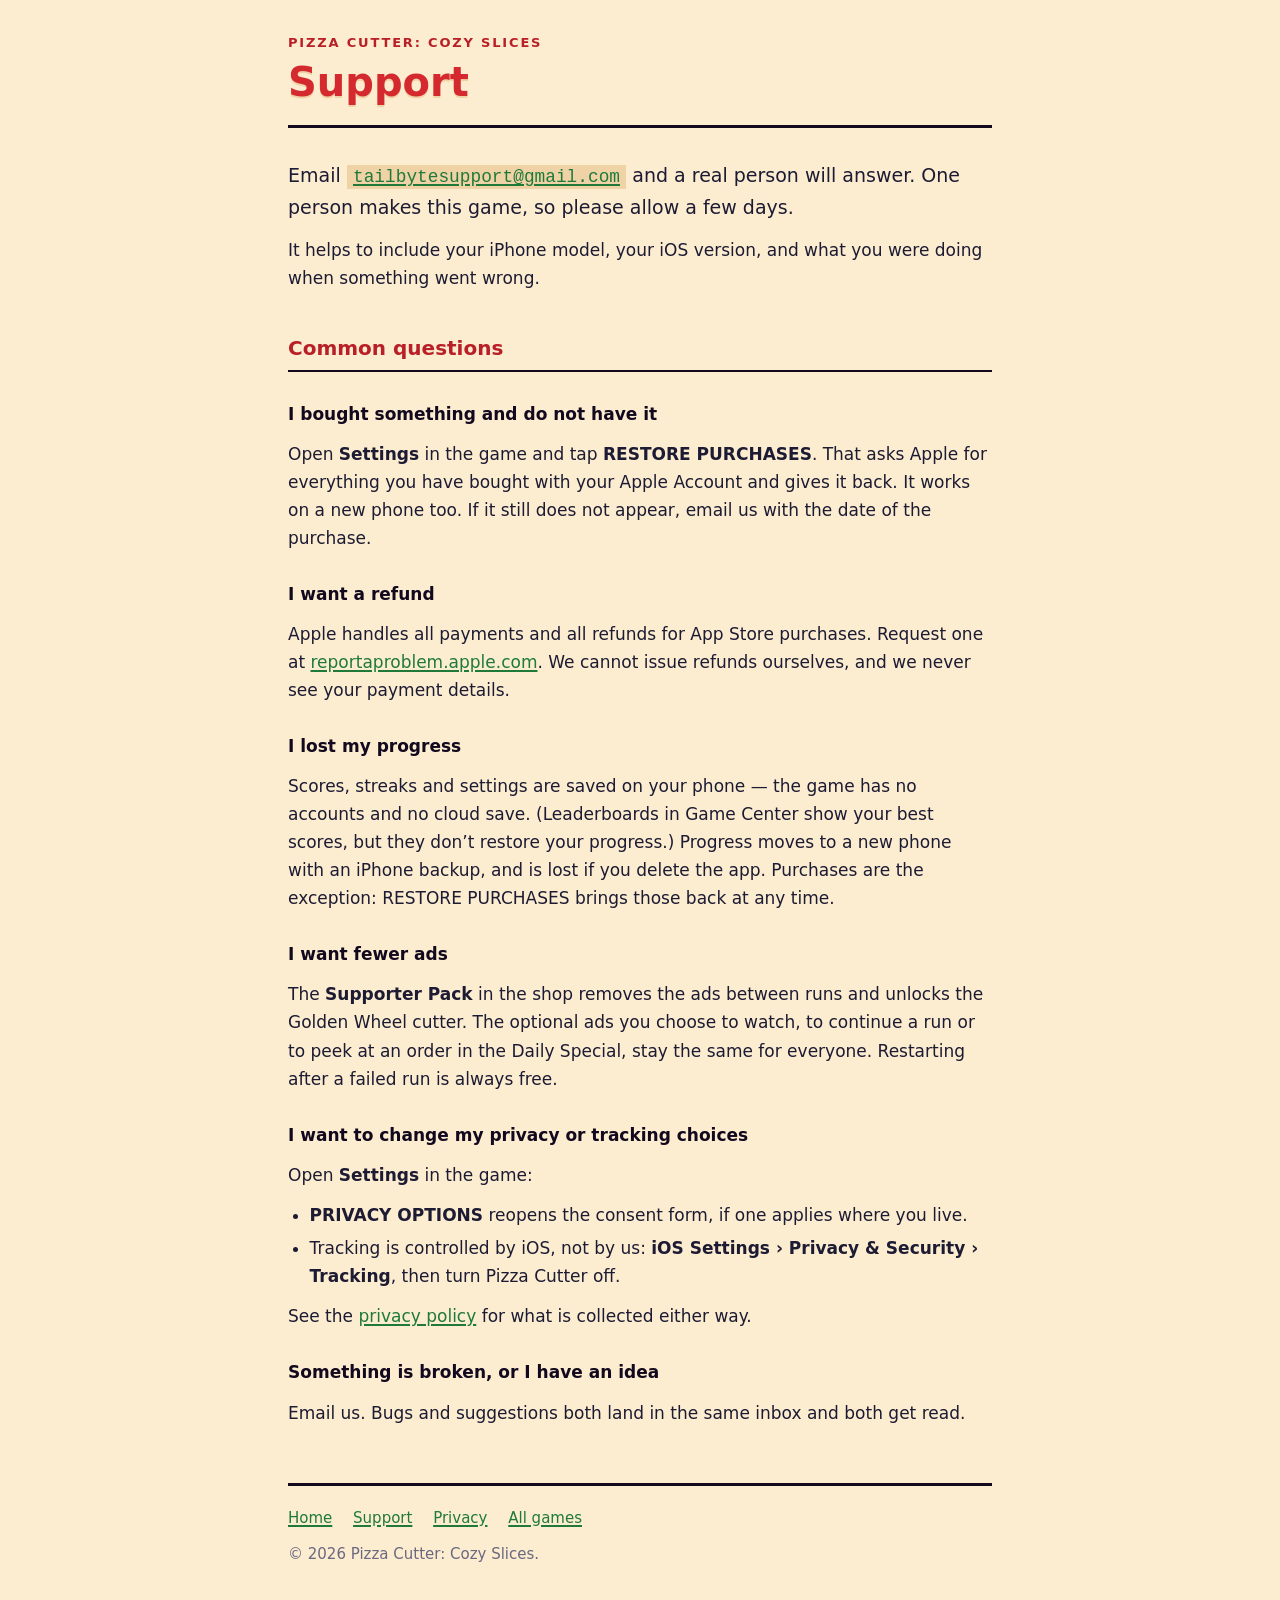
<file: pizza-cutter/support.html>
<!DOCTYPE html>
<html lang="en">
<head>
<meta charset="utf-8">
<meta name="viewport" content="width=device-width, initial-scale=1">
<title>Support &mdash; Pizza Cutter: Cozy Slices</title>
<meta name="description" content="Support for Pizza Cutter: Cozy Slices — contact, purchases, restoring purchases and privacy choices.">
<link rel="stylesheet" href="../style.css">
</head>
<body>
<div class="wrap">

<header class="site">
  <p class="eyebrow">Pizza Cutter: Cozy Slices</p>
  <h1>Support</h1>
</header>

<p class="lede">Email <a class="email" href="mailto:tailbytesupport@gmail.com">tailbytesupport@gmail.com</a>
and a real person will answer. One person makes this game, so please allow a few days.</p>

<p>It helps to include your iPhone model, your iOS version, and what you were doing when
something went wrong.</p>

<h2>Common questions</h2>

<h3>I bought something and do not have it</h3>
<p>Open <strong>Settings</strong> in the game and tap <strong>RESTORE PURCHASES</strong>. That asks
Apple for everything you have bought with your Apple Account and gives it back. It works on a new
phone too. If it still does not appear, email us with the date of the purchase.</p>

<h3>I want a refund</h3>
<p>Apple handles all payments and all refunds for App Store purchases. Request one at
<a href="https://reportaproblem.apple.com">reportaproblem.apple.com</a>. We cannot issue refunds
ourselves, and we never see your payment details.</p>

<h3>I lost my progress</h3>
<p>Scores, streaks and settings are saved on your phone &mdash; the game has no accounts and no
cloud save. (Leaderboards in Game Center show your best scores, but they don&rsquo;t restore your
progress.) Progress moves to a new phone with an iPhone backup, and is lost if you delete the
app. Purchases are the exception: RESTORE PURCHASES brings those back at any time.</p>

<h3>I want fewer ads</h3>
<p>The <strong>Supporter Pack</strong> in the shop removes the ads between runs and unlocks the
Golden Wheel cutter. The optional ads you choose to watch, to continue a run or to peek at an order
in the Daily Special, stay the same for everyone. Restarting after a failed run is always free.</p>

<h3>I want to change my privacy or tracking choices</h3>
<p>Open <strong>Settings</strong> in the game:</p>
<ul>
  <li><strong>PRIVACY OPTIONS</strong> reopens the consent form, if one applies where you live.</li>
  <li>Tracking is controlled by iOS, not by us: <strong>iOS Settings &rsaquo; Privacy &amp;
      Security &rsaquo; Tracking</strong>, then turn Pizza Cutter off.</li>
</ul>
<p>See the <a href="privacy.html">privacy policy</a> for what is collected either way.</p>

<h3>Something is broken, or I have an idea</h3>
<p>Email us. Bugs and suggestions both land in the same inbox and both get read.</p>

<footer class="site">
  <nav>
    <a href="index.html">Home</a>
    <a href="support.html">Support</a>
    <a href="privacy.html">Privacy</a>
    <a href="../">All games</a>
  </nav>
  <p>&copy; 2026 Pizza Cutter: Cozy Slices.</p>
</footer>

</div>
</body>
</html>
</file>
<file: style.css>
/* Pizza Cutter site — colours from docs/design/design-system.md.
   No external requests: no web fonts, no scripts, no analytics. */

:root {
  --paper: #FCEDD0;
  --paper-mid: #F6E1BC;
  --paper-dark: #EFD2A6;
  --ink: #1C1B33;
  --tomato: #D42A2F;
  --dark-red: #B81F26;
  --cream: #FFF3D6;
  --basil: #1F7A3A;
  --gold: #F2B233;
  --muted: #6B6880;

  /* Two jobs the navy used to do at once. Keeping them apart is what lets the
     dark-mode block darken outlines without turning headings black on black. */
  --strong: #12091E;  /* heading and table-header TEXT */
  --rule: #12091E;    /* borders, outlines, underlines */
}

* { box-sizing: border-box; }

html {
  background: var(--paper-dark);
}

body {
  margin: 0;
  min-height: 100vh;   /* or the darker html background shows below a short page */
  padding: 2rem 1.25rem 4rem;
  background: var(--paper);
  color: var(--ink);
  font-family: ui-rounded, "Avenir Next", "Segoe UI", system-ui, -apple-system, sans-serif;
  font-size: 1.0625rem;
  line-height: 1.65;
  -webkit-text-size-adjust: 100%;
}

.wrap {
  max-width: 44rem;
  margin: 0 auto;
}

header.site {
  border-bottom: 3px solid var(--rule);
  padding-bottom: 1.25rem;
  margin-bottom: 2rem;
}

header.site .eyebrow {
  margin: 0;
  font-size: 0.8125rem;
  letter-spacing: 0.14em;
  text-transform: uppercase;
  color: var(--dark-red);
  font-weight: 700;
}

h1 {
  font-size: clamp(1.75rem, 6vw, 2.5rem);
  line-height: 1.15;
  margin: 0.35rem 0 0;
  color: var(--tomato);
  text-shadow: 0 2px 0 var(--paper-dark);
}

h2 {
  font-size: 1.25rem;
  margin: 2.5rem 0 0.5rem;
  color: var(--dark-red);
  border-bottom: 2px solid var(--rule);
  padding-bottom: 0.3rem;
}

h3 {
  font-size: 1.0625rem;
  margin: 1.75rem 0 0.35rem;
  color: var(--strong);
}

p, ul, ol { margin: 0.75rem 0; }
ul, ol { padding-left: 1.35rem; }
li { margin: 0.35rem 0; }

a {
  color: var(--basil);
  text-decoration-thickness: 2px;
  text-underline-offset: 2px;
}
a:hover { color: var(--tomato); }

.lede {
  font-size: 1.1875rem;
  color: var(--ink);
}

.meta {
  font-size: 0.9375rem;
  color: var(--muted);
  margin-top: 0.5rem;
}

.card {
  background: var(--paper-mid);
  border: 3px solid var(--rule);
  border-radius: 0;
  box-shadow: 4px 4px 0 var(--paper-dark);
  padding: 1.25rem 1.4rem;
  margin: 1.5rem 0;
}

.card h2, .card h3 { margin-top: 0; border: 0; padding: 0; }

.cta {
  display: inline-block;
  background: var(--tomato);
  color: var(--cream);
  border: 3px solid var(--rule);
  box-shadow: 4px 4px 0 var(--rule);
  padding: 0.6rem 1.1rem;
  font-weight: 700;
  letter-spacing: 0.06em;
  text-transform: uppercase;
  text-decoration: none;
  margin: 0.4rem 0.5rem 0.4rem 0;
}
.cta:hover { background: var(--dark-red); color: var(--cream); }
.cta.alt { background: var(--basil); }
.cta.alt:hover { background: #17602C; }

code, .email {
  font-family: ui-monospace, SFMono-Regular, Menlo, Consolas, monospace;
  font-size: 0.9375em;
  background: var(--paper-dark);
  padding: 0.1em 0.35em;
}

table {
  width: 100%;
  border-collapse: collapse;
  margin: 1rem 0;
  font-size: 0.9375rem;
}
th, td {
  text-align: left;
  vertical-align: top;
  padding: 0.5rem 0.65rem;
  border: 2px solid var(--rule);
}
th {
  background: var(--paper-mid);
  color: var(--strong);
}

.table-scroll { overflow-x: auto; }

footer.site {
  margin-top: 3.5rem;
  padding-top: 1.25rem;
  border-top: 3px solid var(--rule);
  font-size: 0.9375rem;
  color: var(--muted);
}

footer.site nav a { margin-right: 1rem; }

@media (prefers-color-scheme: dark) {
  :root {
    --paper: #221A2E;
    --paper-mid: #2C2238;
    --paper-dark: #150F1F;
    --ink: #F3E6CE;
    --cream: #FFF3D6;
    --tomato: #F2605F;
    --dark-red: #F28B86;
    --basil: #6CC274;
    --muted: #A9A2BC;

    /* Headings go light; rules go a visible mid-tone, not near-black. */
    --strong: #FFE9C4;
    --rule: #55486B;
  }
  html { background: var(--paper-dark); }
  h1 { text-shadow: none; }
  .cta { background: var(--tomato); color: #20121B; }
  .cta.alt { background: var(--basil); color: #10210F; }
  .cta { box-shadow: 4px 4px 0 #0B0613; border-color: #0B0613; }
  .card { box-shadow: 4px 4px 0 #19121F; }
  code, .email { background: var(--paper-mid); }
}

/* Press kit: images. */
.shot-wide {
  display: block;
  width: 100%;
  height: auto;
  border: 3px solid var(--rule);
  box-shadow: 4px 4px 0 var(--paper-dark);
  image-rendering: pixelated;
}
.gallery {
  display: grid;
  grid-template-columns: repeat(auto-fill, minmax(9rem, 1fr));
  gap: 0.9rem;
  margin: 1rem 0;
}
.gallery img {
  display: block;
  width: 100%;
  height: auto;
  border: 3px solid var(--rule);
  image-rendering: pixelated;
}

/* Draft placeholders: anything still to fill in before the page is linked. */
.todo {
  background: var(--gold);
  color: #20121B;
  padding: 0 0.3em;
}
</file>
